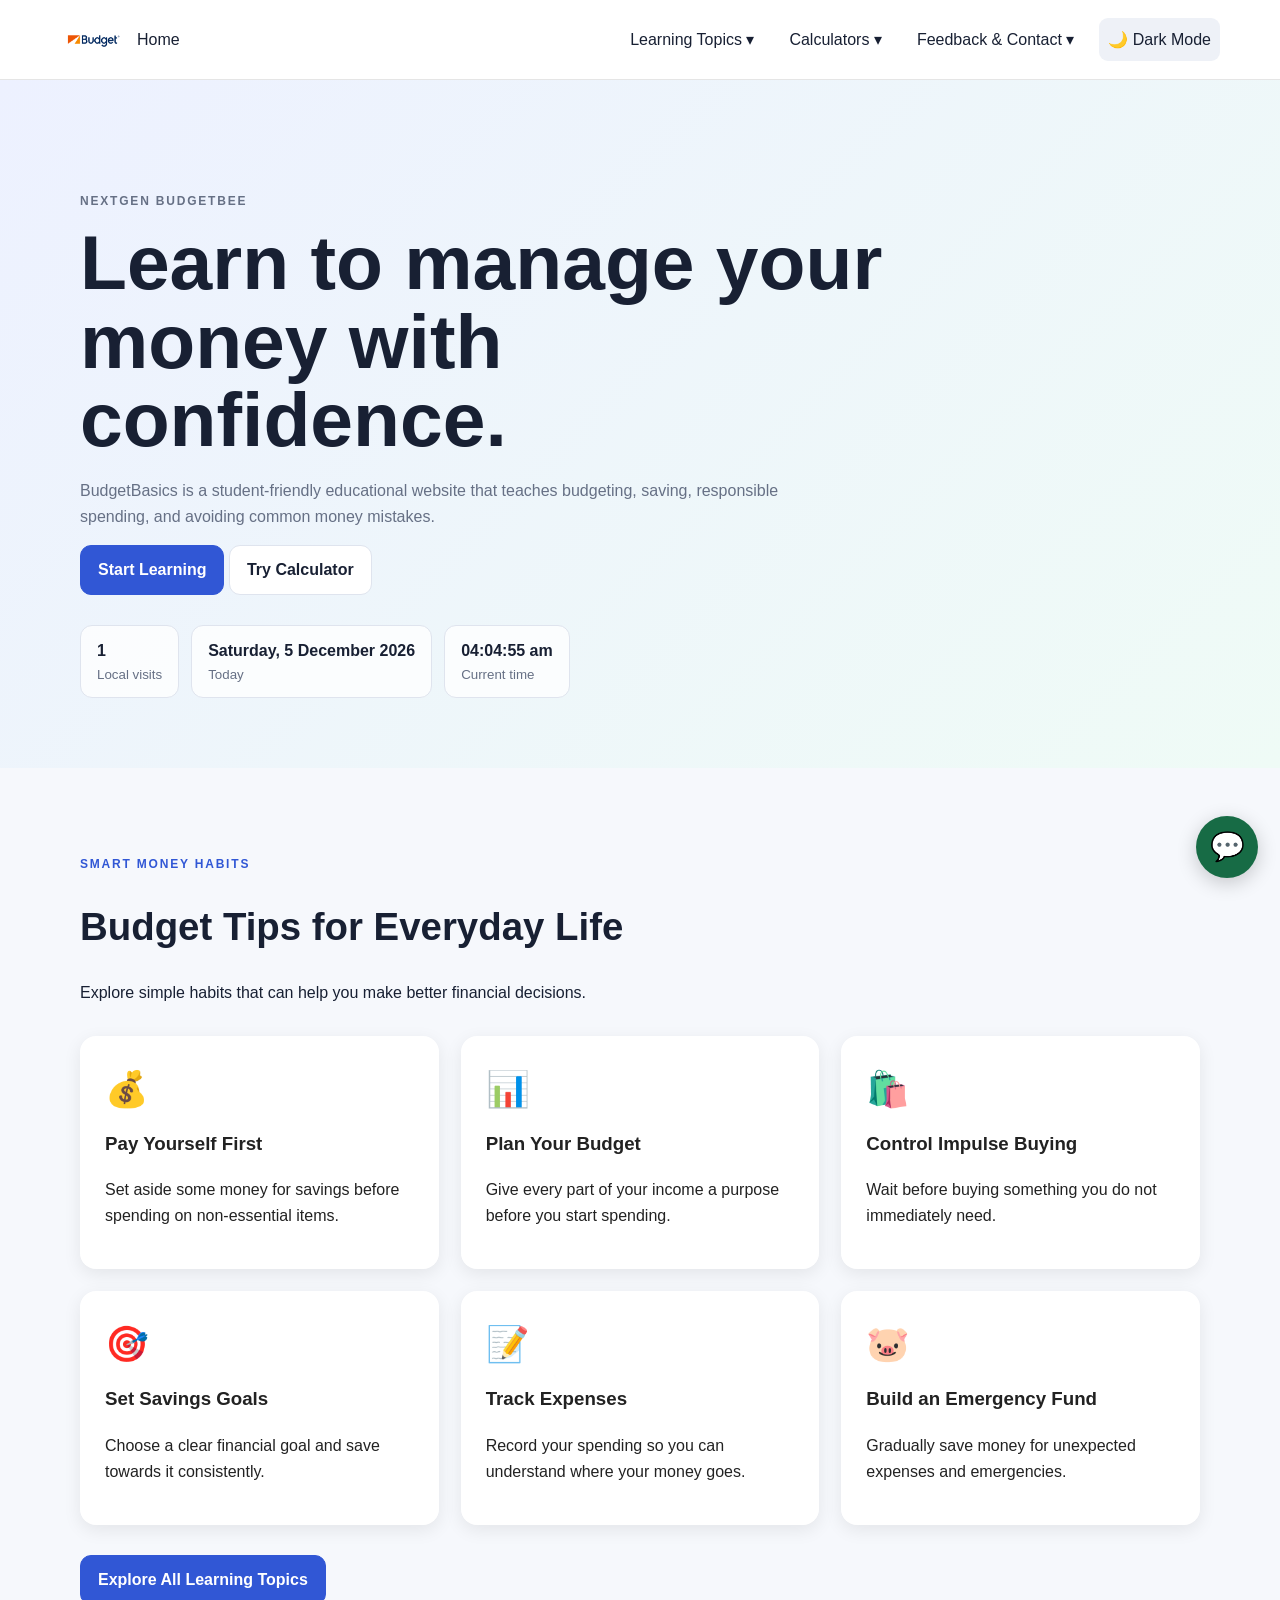
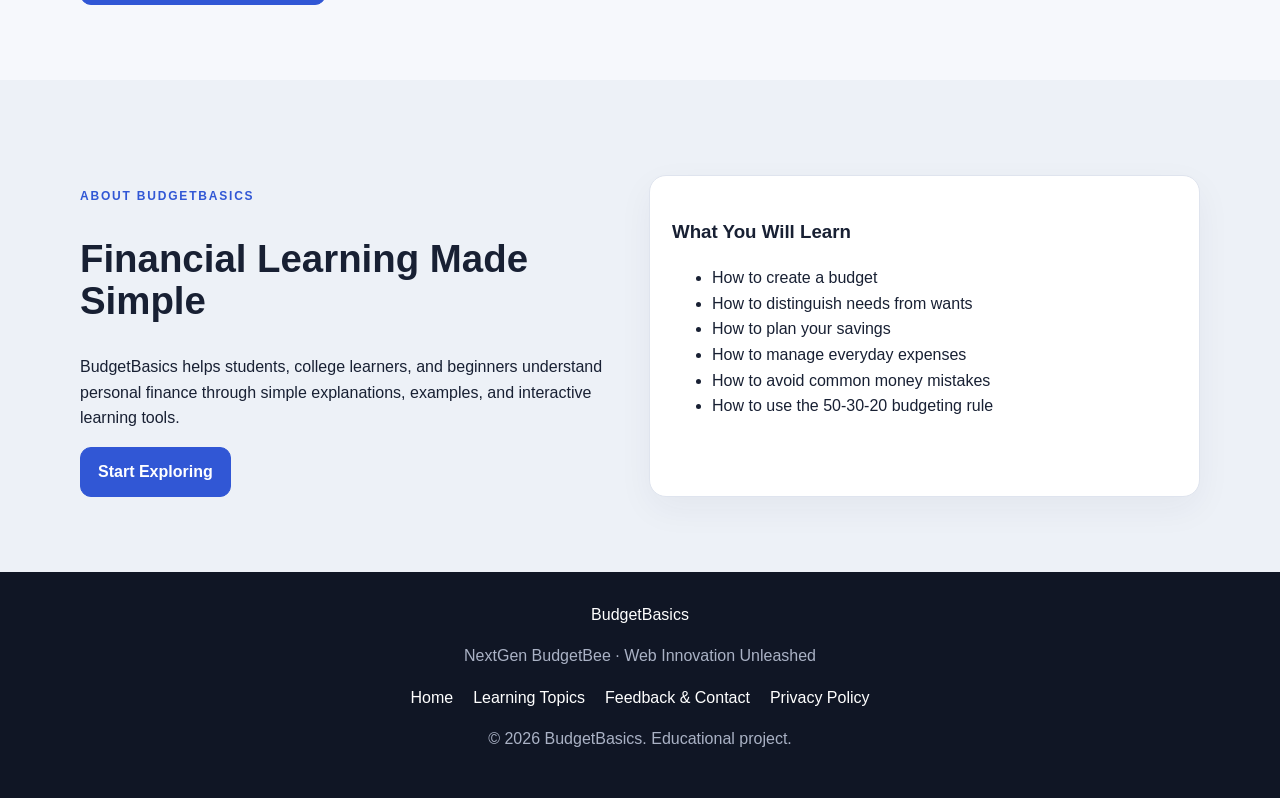
<file: index.html>
<!DOCTYPE html>
<html lang="en">

<head>
    <meta charset="UTF-8">
    <meta name="viewport" content="width=device-width, initial-scale=1.0">

    <title>BudgetBasics | NextGen BudgetBee</title>

    <meta name="description" content="BudgetBasics helps you learn personal budgeting, manage expenses, plan savings and make smarter money decisions with simple financial education and budgeting calculators.">
    <meta name="google-site-verification" content="_QfiQtJ15vCZRhdwNBtHNVzIe4gav3NvBQazymqOuLE" />

    <link rel="stylesheet" href="style.css">

    <link rel="icon" type="image/png" href="budget.png.png">
  
</head>

<body>

    <!-- HEADER AND NAVIGATION -->
    <header class="site-header">
        <nav class="navbar" aria-label="Main navigation">
            <div class="nav-left">
                <a href="index.html" class="logo-link" aria-label="BudgetBasics home">
                    <img src="budget.png.png" 
                     alt="BudgetBasics logo" 
                     class="site-logo"></a>

                <a href="index.html" class="home-link">Home</a>
            </div>

            <button id="menu" class="menu-toggle" type="button"
                    aria-label="Toggle navigation" aria-expanded="false">
                ☰
            </button>

            <div 
            id="nav" 
            class="nav-links">
                <div 
                class="dropdown">
                    <button 
                    type="button" 
                    class="dropdown-btn" 
                    id="learningBtn"
                    aria-expanded="false" 
                    aria-controls="learningMenu">Learning Topics ▾</button>

                    <div class="dropdown-menu" 
                    id="learningMenu">
                        <a href="budgetlearning.html#basics">Budgeting Basics</a>
                        <a href="budgetlearning.html#needs">Needs vs Wants</a>
                        <a href="budgetlearning.html#infographics">Infographics</a>
                        <a href="budgetlearning.html#rule">50-30-20 Rule</a>
                        <a href="budgetlearning.html#savings">Savings</a>
                        <a href="budgetlearning.html#expenses">Expenses</a>
                        <a href="budgetlearning.html#mistakes">Money Mistakes</a>
                        <a href="needs-wants.html">Understand Needs & Wants</a>
                    </div>
                </div>

                <div class="dropdown">
                    <button 
                    type="button" 
                    class="dropdown-btn" 
                    id="calculatorsBtn"
                    aria-expanded="false" 
                    aria-controls="calculatorsMenu">Calculators ▾ </button>

                    <div class="dropdown-menu" id="calculatorsMenu">
                        <a href="budgcalculators.html#budget-calculator">50-30-20 Calculator</a>
                        <a href="budgcalculators.html#expense-calculator">Expense Planner</a>
                    </div>
                </div>

                <div class="dropdown">
                    <button 
                    type="button"  
                    id="contactDropdownBtn"
                    aria-expanded="false" 
                    aria-controls="contactDropdown">Feedback &amp; Contact ▾ </button>

                    <div class="dropdown-menu" 
                    id="contactDropdown">
                        <a href="budgetfeedback.html#feedback">Feedback</a>
                        <a href="budgetfeedback.html#contact">Contact Us</a>
                    </div>
                </div>

                <button 
                id="dark" 
                type="button" 
                class="dark-btn">🌙 Dark Mode</button>
            </div>
        </nav>
    </header>

    <main>

        <!-- HOMEPAGE HERO SECTION -->
        <section id="home" class="hero">

            <div class="wrap">

                <p class="eyebrow">
                    NEXTGEN BUDGETBEE
                </p>

                <h1>
                    Learn to manage your money with confidence.
                </h1>

                <p>
                    BudgetBasics is a student-friendly educational
                    website that teaches budgeting, saving,
                    responsible spending, and avoiding common
                    money mistakes.
                </p>

                <div class="hero-buttons">

                    <a class="btn primary" href="budgetlearning.html">Start Learning</a>

                    <a class="btn" href="budgetlearning.html#rule">Try Calculator</a>

                </div>

                <!-- WEBSITE STATISTICS -->
                <div class="stats">

                    <div>
                        <b id="visits">1</b>
                        <small>Local visits</small>
                    </div>

                    <div>
                        <b id="date">--</b>
                        <small>Today</small>
                    </div>

                    <div>
                        <b id="time">--</b>
                        <small>Current time</small>
                    </div>

                </div>

            </div>

        </section>


        <!-- ANIMATED BUDGET TIPS -->
        <section id="budgetTips">

            <div class="wrap">

                <p class="eyebrow">SMART MONEY HABITS</p>

                <h2>Budget Tips for Everyday Life</h2>

                <p>
                    Explore simple habits that can help you
                    make better financial decisions.
                </p>

                <div class="tip-grid">

                    <article class="tip-card">

                        <div class="tip-icon">💰</div>

                        <h3>Pay Yourself First</h3>

                        <p>
                            Set aside some money for savings
                            before spending on non-essential items.
                        </p>

                    </article>


                    <article class="tip-card">

                        <div class="tip-icon">📊</div>

                        <h3>Plan Your Budget</h3>

                        <p>
                            Give every part of your income
                            a purpose before you start spending.
                        </p>

                    </article>


                    <article class="tip-card">

                        <div class="tip-icon">🛍️</div>

                        <h3>Control Impulse Buying</h3>

                        <p>
                            Wait before buying something you
                            do not immediately need.
                        </p>

                    </article>


                    <article class="tip-card">

                        <div class="tip-icon">🎯</div>

                        <h3>Set Savings Goals</h3>

                        <p>
                            Choose a clear financial goal
                            and save towards it consistently.
                        </p>

                    </article>


                    <article class="tip-card">

                        <div class="tip-icon">📝</div>

                        <h3>Track Expenses</h3>

                        <p>
                            Record your spending so you can
                            understand where your money goes.
                        </p>

                    </article>


                    <article class="tip-card">

                        <div class="tip-icon">🐷</div>

                        <h3>Build an Emergency Fund</h3>

                        <p>
                            Gradually save money for unexpected
                            expenses and emergencies.
                        </p>

                    </article>

                </div>

                <a href="budgetlearning.html" class="btn primary">Explore All Learning Topics</a>

            </div>

        </section>


        <!-- ABOUT SECTION -->
        <section 
        id="about" 
        class="alt">

            <div class="wrap two">

                <div>

                    <p class="eyebrow">ABOUT BUDGETBASICS</p>

                    <h2>Financial Learning Made Simple</h2>

                    <p>
                        BudgetBasics helps students, college
                        learners, and beginners understand
                        personal finance through simple
                        explanations, examples, and interactive
                        learning tools.
                    </p>

                    <a href="budgetlearning.html" class="btn primary">Start Exploring</a>

                </div>


                <div class="panel">

                    <h3>What You Will Learn</h3>

                    <ul>
                        <li>How to create a budget</li>
                        <li>How to distinguish needs from wants</li>
                        <li>How to plan your savings</li>
                        <li>How to manage everyday expenses</li>
                        <li>How to avoid common money mistakes</li>
                        <li>How to use the 50-30-20 budgeting rule</li>
                    </ul>

                </div>

            </div>

        </section>

    </main>


    <!-- FLOATING CHATBOT -->
    <div id="chatbotWidget" class="chatbot-widget">

        <button
            id="chatToggle"
            class="chat-toggle"
            aria-label="Open BudgetBee chatbot"
            aria-expanded="false"
        >
            💬
        </button>

        <div id="chatWindow" class="chat-window hidden">

            <div class="chat-header">

                <div>
                    <strong>BudgetBee AI</strong>
                    <small>Your budgeting assistant</small>
                </div>

                <button id="chatClose" aria-label="Close chatbot">
                    ✕
                </button>

            </div>


            <div id="chat" class="chat">

                <div class="bot">
                    Hi! Ask me about budgeting, saving,
                    needs, or avoiding overspending.
                </div>

            </div>


            <div class="prompts">

                <button class="prompt">
                    What is a need?
                </button>

                <button class="prompt">
                    How much should I save?
                </button>

                <button class="prompt">
                    How do I avoid overspending?
                </button>

            </div>


            <form id="chatForm" class="chatInput">

                <input
                    id="question"
                    type="text"
                    placeholder="Ask BudgetBee..."
                    autocomplete="off"
                    required
                >

                <button id="ask" class="btn primary" type="submit">
                    Send
                </button>

            </form>

            <small class="chat-note">
                Educational information only.
            </small>

        </div>

    </div>


    <!-- FOOTER -->
    <footer>

    <div class="wrap">

        <a class="footer-logo" href="index.html">
            BudgetBasics
        </a>

        <p>
            NextGen BudgetBee · Web Innovation Unleashed
        </p>

        <div class="footer-links">

            <a href="index.html">Home</a>

            <a href="budgetlearning.html">Learning Topics</a>

            <a href="budgetfeedback.html">Feedback & Contact</a>

            <a href="privacypolicy.html">Privacy Policy</a>

        </div>

        <p>
            © 2026 BudgetBasics. Educational project.
        </p>

    </div>

</footer>


    <!-- JAVASCRIPT -->
    <script src="script.js"></script>

</body>

</html>
</file>
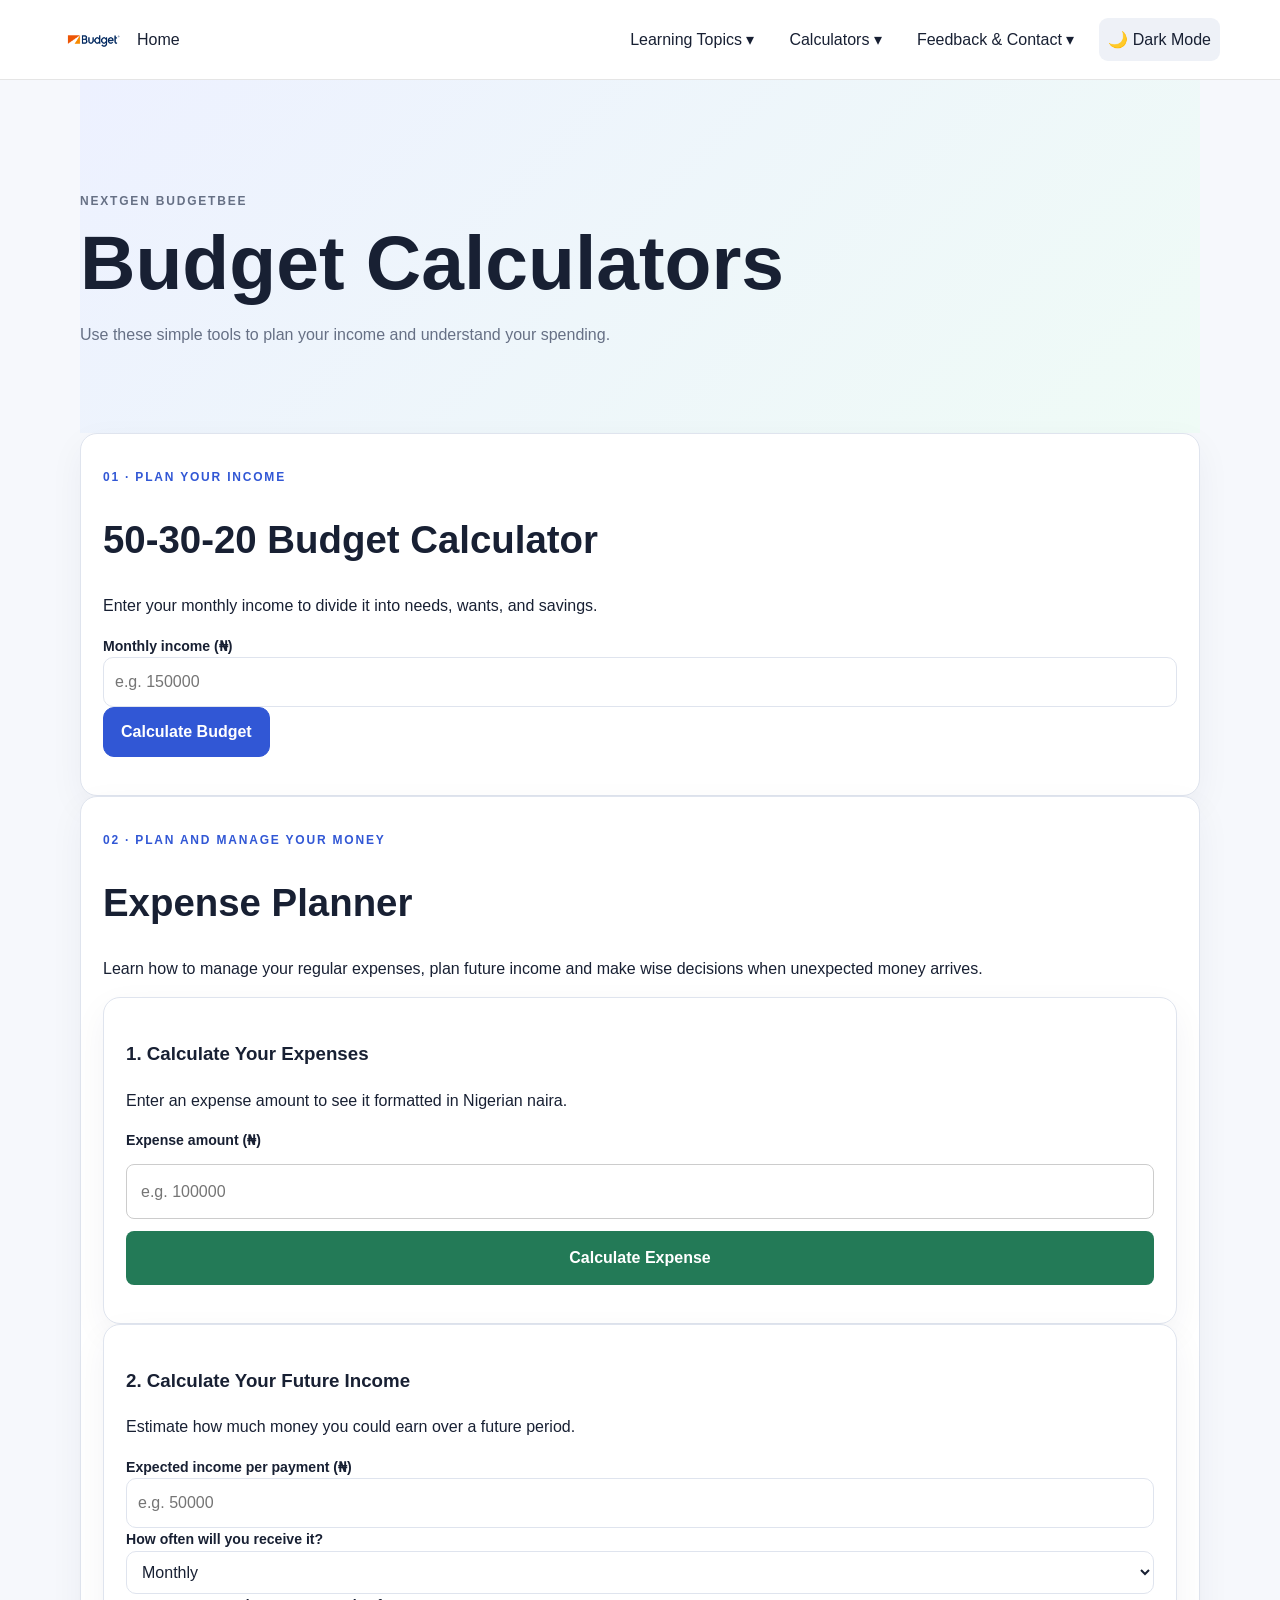
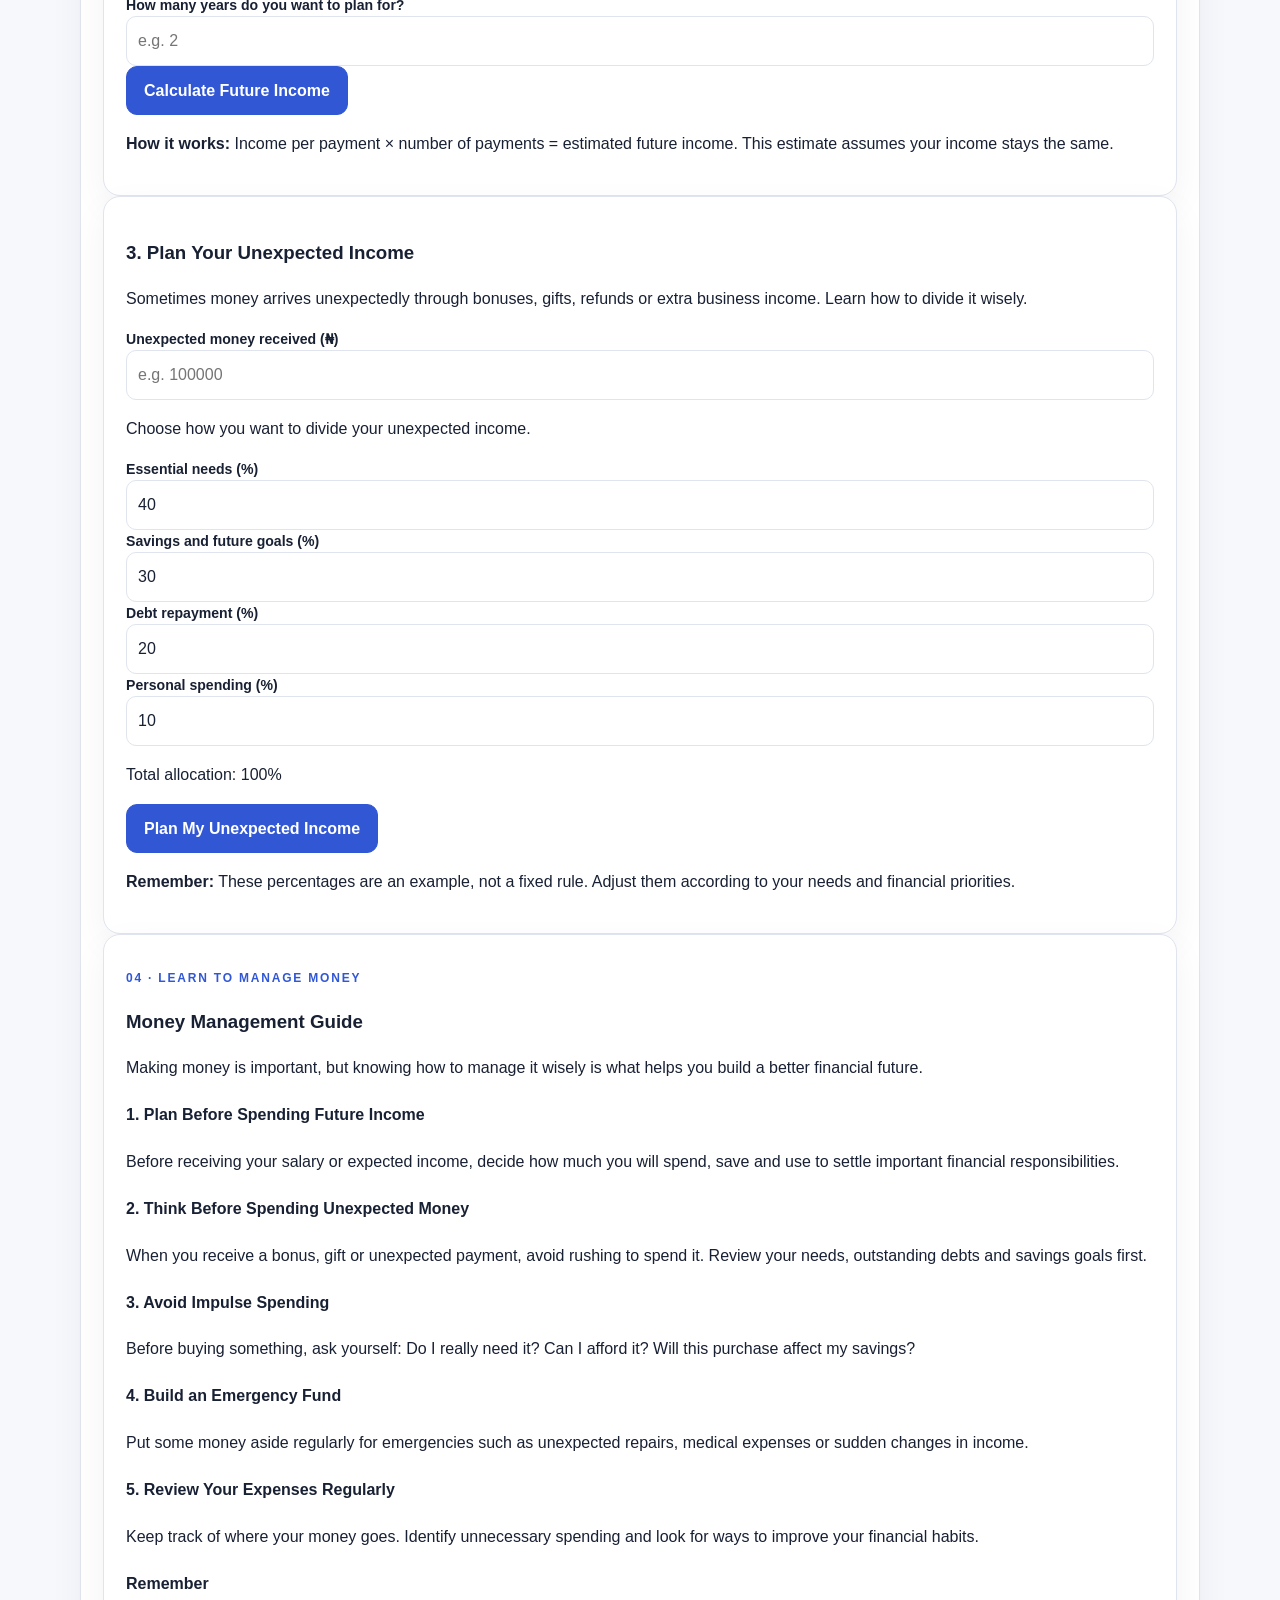
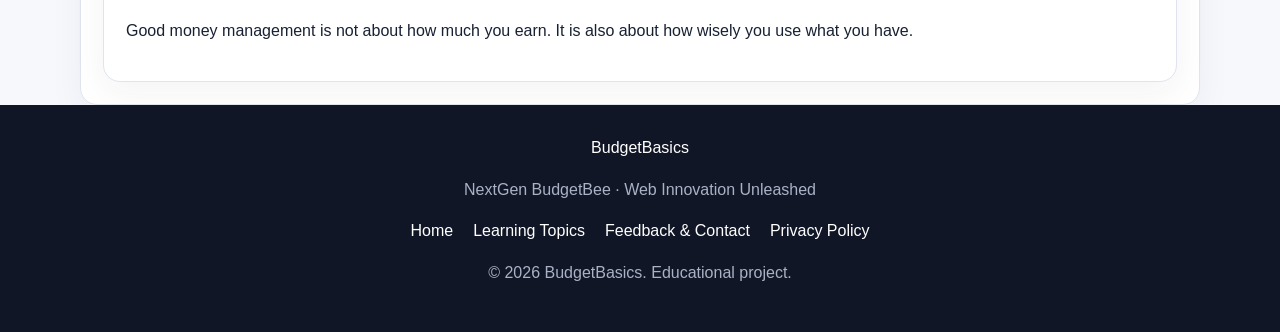
<file: budgcalculators.html>
<!DOCTYPE html>
<html lang="en">
<head>

    <meta charset="UTF-8">

    <meta name="viewport" content="width=device-width, initial-scale=1.0">

    <title>Budget Calculators | BudgetBasics</title>

    <meta name="description" content="Use BudgetBasics free budgeting calculators to divide your income, track expenses, plan future income and manage unexpected money wisely.">

    <link rel="stylesheet" href="style.css">

    <link rel="icon" type="image/png" href="budget.png.png">

</head>
<body>
    <!-- HEADER AND NAVIGATION -->
    <header class="site-header">
        <nav 
        class="navbar" 
        aria-label="Main navigation">
            <div class="nav-left">
                <a href="index.html" class="logo-link" aria-label="BudgetBasics home">
                    <img src="budget.png.png" 
                     class="site-logo"></a>
                <a href="index.html" class="home-link">Home</a>
            </div>

            <button id="menu" 
            class="menu-toggle" 
            type="button"
            aria-label="Toggle navigation" 
            aria-expanded="false">
                ☰
            </button>

            <div id="nav" 
            class="nav-links">
                <div class="dropdown">
                    <button 
                    type="button" 
                    class="dropdown-btn" 
                    id="learningBtn"
                    aria-expanded="false" 
                    aria-controls="learningMenu">Learning Topics ▾</button>

                    <div class="dropdown-menu" id="learningMenu">
                        <a href="budgetlearning.html#basics">Budgeting Basics</a>
                        <a href="budgetlearning.html#needs">Needs vs Wants</a>
                        <a href="budgetlearning.html#infographics">Infographics</a>
                        <a href="budgetlearning.html#rule">50-30-20 Rule</a>
                        <a href="budgetlearning.html#savings">Savings</a>
                        <a href="budgetlearning.html#expenses">Expenses</a>
                        <a href="budgetlearning.html#mistakes">Money Mistakes</a>
                    </div>
                </div>

                <div class="dropdown">
                    <button 
                    type="button" 
                    class="dropdown-btn" 
                    id="calculatorsBtn"
                    aria-expanded="false" 
                    aria-controls="calculatorsMenu">Calculators ▾</button>

                    <div class="dropdown-menu" 
                    id="calculatorsMenu">
                        <a href="budgcalculators.html#budget-calculator">50-30-20 Calculator</a>
                        <a href="budgcalculators.html#expense-calculator">Expense Planner</a>
                    </div>
                </div>

                <div class="dropdown">
                    <button type="button" 
                            id="contactDropdownBtn"
                            aria-expanded="false" 
                            aria-controls="contactDropdown">Feedback &amp; Contact ▾</button>
                    <div class="dropdown-menu" id="contactDropdown">
                        <a href="budgetfeedback.html#feedback">Feedback</a>
                        <a href="budgetfeedback.html#contact">Contact Us</a>
                    </div>
                </div>

                <button id="dark" type="button" class="dark-btn">🌙 Dark Mode</button>
            </div>
        </nav>
    </header>
    <main class="wrap calculators-page">
        <section class="hero">
            <p class="eyebrow">NEXTGEN BUDGETBEE</p>
            <h1>Budget Calculators</h1>
            <p>Use these simple tools to plan your income and understand your spending.</p>
        </section>

        <section id="budget-calculator" class="panel calculator-section">
            
            <p class="eyebrow">01 · PLAN YOUR INCOME</p>
            <h2>50-30-20 Budget Calculator</h2>
            <p>Enter your monthly income to divide it into needs, wants, and savings.</p>

            <label for="monthlyIncome">Monthly income (₦)</label>
            <input type="number" id="monthlyIncome" min="0" step="any"
                   placeholder="e.g. 150000" inputmode="decimal">
            <button type="button" class="btn primary" id="calculateBudget">Calculate Budget</button>
            <p id="budgetError" role="alert"></p>

            <div id="budgetResults" aria-live="polite" hidden>
                <h3>Your 50-30-20 Breakdown</h3>
                <p>Total monthly income: <strong id="totalIncome">₦0</strong></p>
                <p>Needs (50%): <strong id="needsAmount">₦0</strong></p>
                <p>Wants (30%): <strong id="wantsAmount">₦0</strong></p>
                <p>Savings or debt repayment (20%): <strong id="savingsAmount">₦0</strong></p>
            </div>
        </section>

       <section id="expense-calculator" class="panel calculator-section">

    <p class="eyebrow">02 · PLAN AND MANAGE YOUR MONEY</p>
    <h2>Expense Planner</h2>

    <p>
        Learn how to manage your regular expenses, plan future income
        and make wise decisions when unexpected money arrives.
    </p>

    <!-- EXISTING EXPENSE CALCULATOR -->

    <div class="panel">
        <h3>1. Calculate Your Expenses</h3>

        <p>Enter an expense amount to see it formatted in Nigerian naira.</p>

        <form id="expenseForm">
            <label for="expenseAmount">Expense amount (₦)</label>

            <input type="number" id="expenseAmount"
                   placeholder="e.g. 100000"
                   min="0" step="any"
                   inputmode="decimal" required>

            <button type="submit" class="btn primary">
                Calculate Expense
            </button>
        </form>

        <p id="expenseError" role="alert"></p>

        <div id="expenseResult" aria-live="polite" hidden>
            <h3>Expense Result</h3>
            <p>Your entered expense is:</p>
            <strong id="expenseTotal">₦0</strong>
        </div>
    </div>


    <!-- FUTURE INCOME CALCULATOR -->

    <div class="panel">
        <h3>2. Calculate Your Future Income</h3>

        <p>
            Estimate how much money you could earn over a future period.
        </p>

        <label for="futureAmount">Expected income per payment (₦)</label>
        <input type="number" id="futureAmount"
               placeholder="e.g. 50000" min="0" step="any">

        <label for="incomeFrequency">How often will you receive it?</label>
        <select id="incomeFrequency">
            <option value="weekly">Weekly</option>
            <option value="monthly" selected>Monthly</option>
            <option value="yearly">Yearly</option>
        </select>

        <label for="futureYears">How many years do you want to plan for?</label>
        <input type="number" id="futureYears"
               placeholder="e.g. 2" min="1" step="1">

        <button type="button" class="btn primary" id="calculateFuture">
            Calculate Future Income
        </button>

        <p id="futureError" role="alert"></p>

        <div id="futureResult" aria-live="polite" hidden>
            <h3>Your Future Income Estimate</h3>
            <p>Total expected income:</p>
            <strong id="futureTotal">₦0</strong>
        </div>

        <p>
            <strong>How it works:</strong>
            Income per payment × number of payments = estimated future income.
            This estimate assumes your income stays the same.
        </p>
    </div>


    <!-- UNEXPECTED INCOME PLANNER -->

    <div class="panel">
        <h3>3. Plan Your Unexpected Income</h3>

        <p>
            Sometimes money arrives unexpectedly through bonuses,
            gifts, refunds or extra business income.
            Learn how to divide it wisely.
        </p>

        <label for="unexpectedAmount">Unexpected money received (₦)</label>
        <input type="number" id="unexpectedAmount"
               placeholder="e.g. 100000" min="0" step="any">

        <p>Choose how you want to divide your unexpected income.</p>

<label for="needsPercent">Essential needs (%)</label>
<input type="number" id="needsPercent" value="40" min="0" max="100">

<label for="savingsPercent">Savings and future goals (%)</label>
<input type="number" id="savingsPercent" value="30" min="0" max="100">

<label for="debtPercent">Debt repayment (%)</label>
<input type="number" id="debtPercent" value="20" min="0" max="100">

<label for="personalPercent">Personal spending (%)</label>
<input type="number" id="personalPercent" value="10" min="0" max="100">

<p id="percentageTotal">Total allocation: 100%</p>

        <button type="button" class="btn primary" id="calculateUnexpected">
            Plan My Unexpected Income
        </button>

        <p id="unexpectedError" role="alert"></p>

        <div id="unexpectedResult" aria-live="polite" hidden>
            <h3>Your Money Breakdown</h3>

            <p>Essential needs (40%):
                <strong id="unexpectedNeeds">₦0</strong>
            </p>

            <p>Savings and goals (30%):
                <strong id="unexpectedSavings">₦0</strong>
            </p>

            <p>Debt repayment (20%):
                <strong id="unexpectedDebt">₦0</strong>
            </p>

            <p>Personal spending (10%):
                <strong id="unexpectedPersonal">₦0</strong>
            </p>
        </div>

        <p>
            <strong>Remember:</strong>
            These percentages are an example, not a fixed rule.
            Adjust them according to your needs and financial priorities.
        </p>
    </div>
    <!-- MONEY MANAGEMENT GUIDE -->

<div class="panel">

    <p class="eyebrow">04 · LEARN TO MANAGE MONEY</p>

    <h3>Money Management Guide</h3>

    <p>
        Making money is important, but knowing how to manage
        it wisely is what helps you build a better financial future.
    </p>

    <h4>1. Plan Before Spending Future Income</h4>

    <p>
        Before receiving your salary or expected income,
        decide how much you will spend, save and use to
        settle important financial responsibilities.
    </p>

    <h4>2. Think Before Spending Unexpected Money</h4>

    <p>
        When you receive a bonus, gift or unexpected payment,
        avoid rushing to spend it. Review your needs,
        outstanding debts and savings goals first.
    </p>

    <h4>3. Avoid Impulse Spending</h4>

    <p>
        Before buying something, ask yourself:
        Do I really need it? Can I afford it?
        Will this purchase affect my savings?
    </p>

    <h4>4. Build an Emergency Fund</h4>

    <p>
        Put some money aside regularly for emergencies
        such as unexpected repairs, medical expenses
        or sudden changes in income.
    </p>

    <h4>5. Review Your Expenses Regularly</h4>

    <p>
        Keep track of where your money goes.
        Identify unnecessary spending and look for
        ways to improve your financial habits.
    </p>

    <h4>Remember</h4>

    <p>
        Good money management is not about how much
        you earn. It is also about how wisely you use
        what you have.
    </p>

</div>

</section>
    </main>

    <footer>
        <div class="wrap">
            <a class="footer-logo" href="index.html">BudgetBasics</a>
            <p>NextGen BudgetBee · Web Innovation Unleashed</p>
            <div class="footer-links">
                <a href="index.html">Home</a>
                <a href="budgetlearning.html">Learning Topics</a>
                <a href="budgetfeedback.html">Feedback &amp; Contact</a>
                <a href="privacypolicy.html">Privacy Policy</a>
            </div>
            <p>© 2026 BudgetBasics. Educational project.</p>
        </div>
    </footer>

    <script src="script.js"></script>
</body>
</html>
</file>
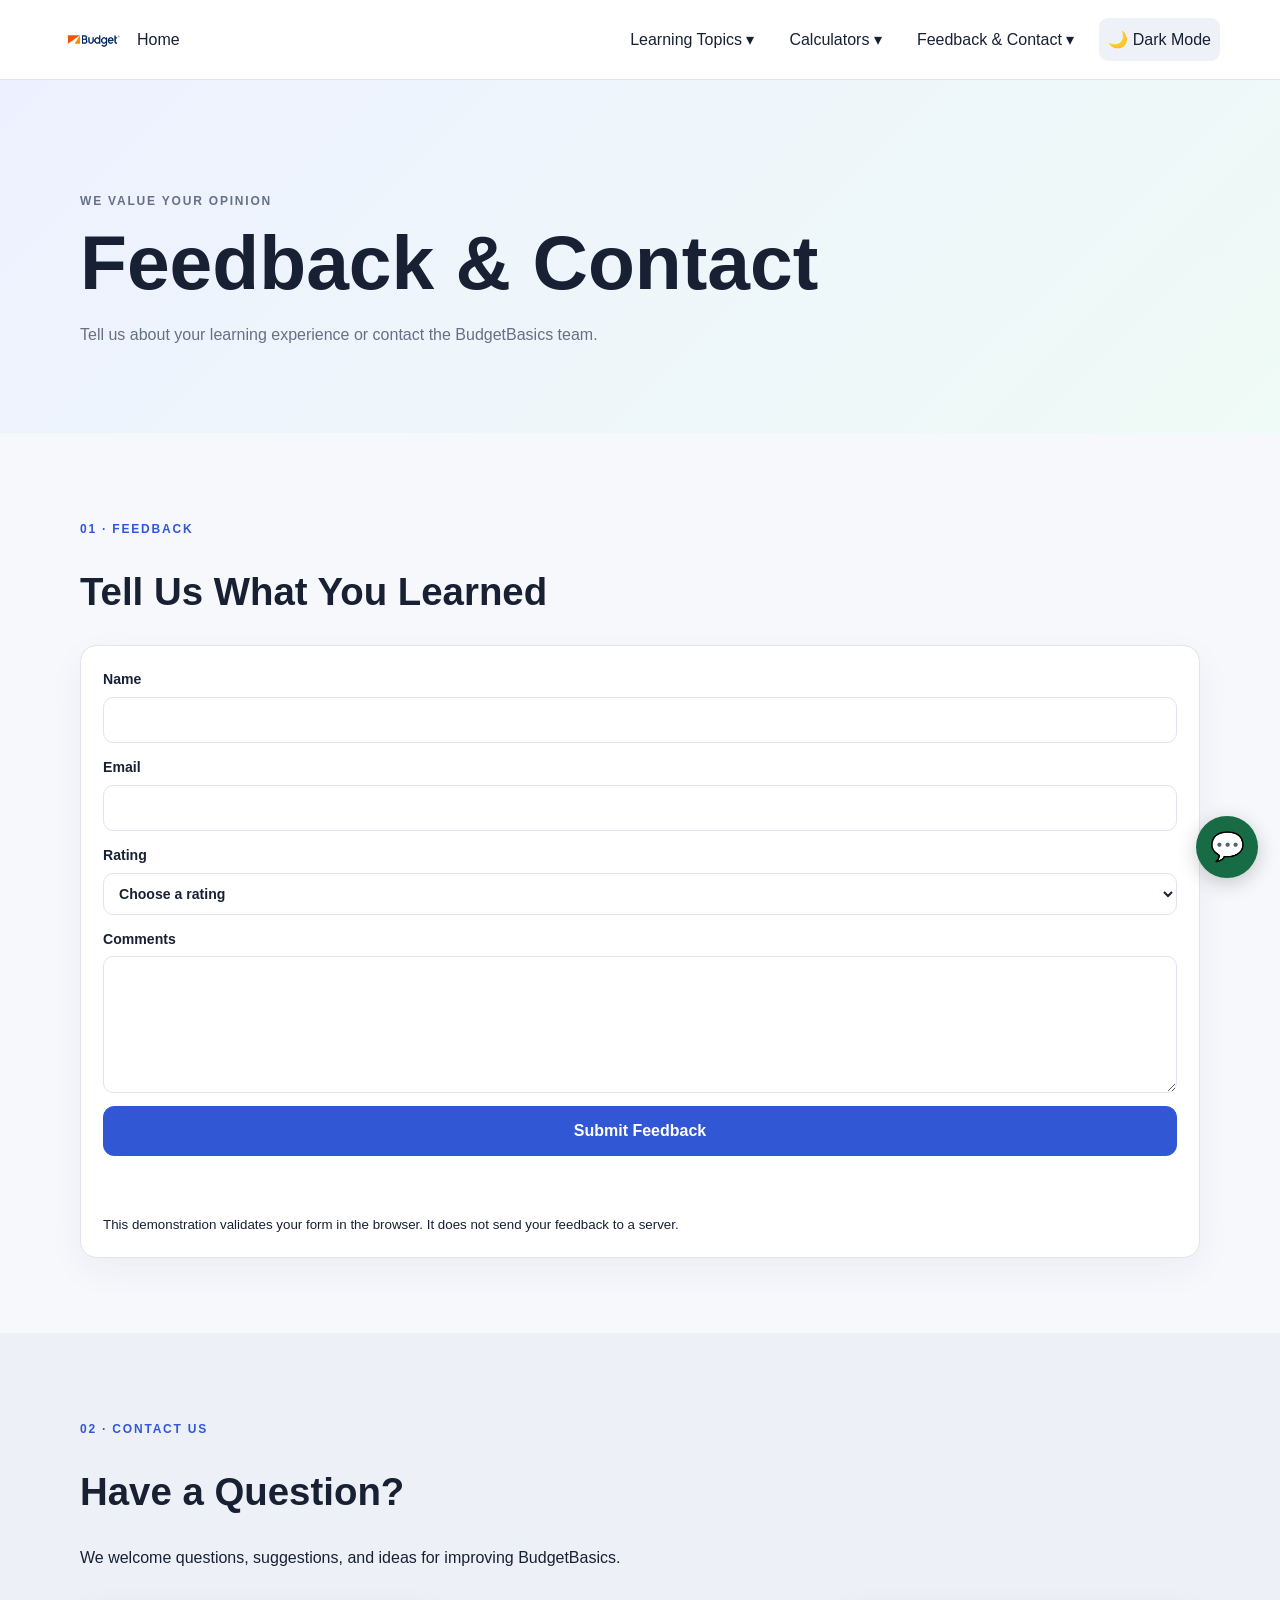
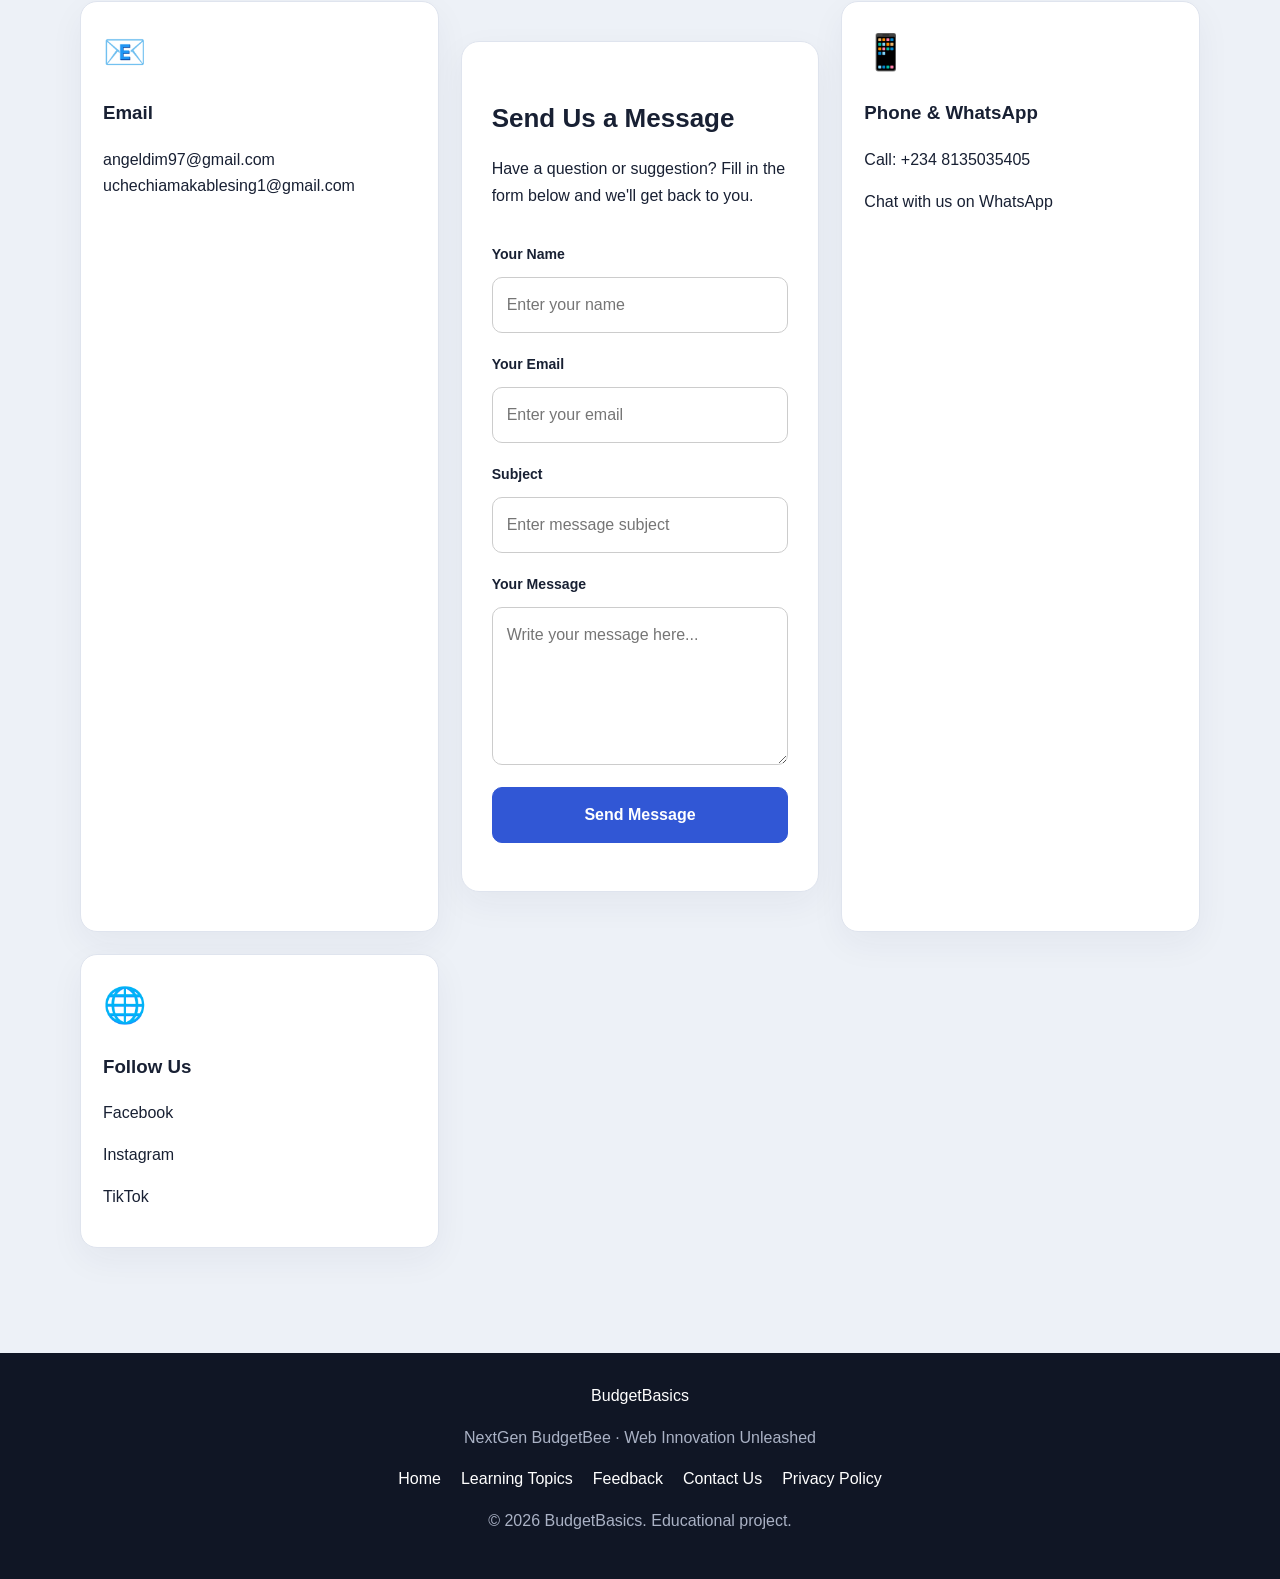
<file: budgetfeedback.html>
<!DOCTYPE html>
<html lang="en">

<head>

    <meta charset="UTF-8">

    <meta name="viewport" content="width=device-width, initial-scale=1.0">

    <title>Feedback & Contact | BudgetBasics</title>

    <meta name="description" content="Contact BudgetBasics, share your feedback, ask questions and get assistance with budgeting, saving money and managing expenses.">

    <link rel="stylesheet" href="style.css">

    <link rel="icon" type="image/png" href="budget.png.png">

</head>

<body>

    <!-- HEADER -->

          
    <header class="site-header">
    <nav class="navbar">

        <!-- Logo and Home on the left -->
        <div class="nav-left">
            <a href="index.html" class="logo-link">
                <img
                    src="budget.png.png"
                    alt="BudgetBasics Logo"
                    class="site-logo"
                >
            </a>

            <a href="index.html" class="home-link">Home</a>
        </div>


                <!-- HEADER AND NAVIGATION -->

        <button id="menu" class="menu-toggle" type="button"
                    aria-label="Toggle navigation" aria-expanded="false">
                ☰
            </button>

            <div id="nav" class="nav-links">
                <div class="dropdown">
                    <button type="button" class="dropdown-btn" id="learningBtn"
                            aria-expanded="false" aria-controls="learningMenu">
                        Learning Topics ▾
                    </button>
                    <div class="dropdown-menu" id="learningMenu">
                        <a href="budgetlearning.html#basics">Budgeting Basics</a>
                        <a href="budgetlearning.html#needs">Needs vs Wants</a>
                        <a href="budgetlearning.html#infographics">Infographics</a>
                        <a href="budgetlearning.html#rule">50-30-20 Rule</a>
                        <a href="budgetlearning.html#savings">Savings</a>
                        <a href="budgetlearning.html#expenses">Expenses</a>
                        <a href="budgetlearning.html#mistakes">Money Mistakes</a>
                    </div>
                </div>

                <div class="dropdown">
                    <button type="button" class="dropdown-btn" id="calculatorsBtn"
                            aria-expanded="false" aria-controls="calculatorsMenu">
                        Calculators ▾
                    </button>
                    <div class="dropdown-menu" id="calculatorsMenu">
                        <a href="budgcalculators.html#budget-calculator">50-30-20 Calculator</a>
                        <a href="budgcalculators.html#expense-calculator">Expense Planner</a>
                    </div>
                </div>

                <div class="dropdown">
                    <button type="button" class="dropdown-btn" id="contactDropdownBtn"
                            aria-expanded="false" aria-controls="contactDropdown">
                        Feedback &amp; Contact ▾
                    </button>
                    <div class="dropdown-menu" id="contactDropdown">
                        <a href="budgetfeedback.html#feedback">Feedback</a>
                        <a href="budgetfeedback.html#contact">Contact Us</a>
                    </div>
                </div>

                <button id="dark" type="button" class="dark-btn">🌙 Dark Mode</button>
            </div>
        </nav>
    </header>

    


    <main>

        <!-- PAGE INTRODUCTION -->

        <section class="hero">

            <div class="wrap">

                <p class="eyebrow">WE VALUE YOUR OPINION</p>

                <h1>Feedback & Contact</h1>

                <p>
                    Tell us about your learning experience
                    or contact the BudgetBasics team.
                </p>

            </div>

        </section>


        <!-- FEEDBACK FORM -->

        <section id="feedback">

            <div class="wrap">

                <p class="eyebrow">01 · FEEDBACK</p>

                <h2>Tell Us What You Learned</h2>

                <form id="feedbackForm" class="panel form">

                    <label>
                        Name

                        <input id="fname" name="name" required>
                    </label>


                    <label>
                        Email

                        <input
                            id="femail"
                            name="email"
                            type="email"
                            required
                        >
                    </label>


                    <label>
                        Rating

                        <select id="rating" name="rating" required>

                            <option value="">Choose a rating</option>

                            <option value="5">5 - Excellent</option>

                            <option value="4">4 - Very good</option>

                            <option value="3">3 - Good</option>

                            <option value="2">2 - Fair</option>

                            <option value="1">1 - Needs improvement</option>

                        </select>

                    </label>


                    <label>
                        Comments

                        <textarea
                            id="comments"
                            name="comments"
                            rows="5"
                            required
                        ></textarea>
                    </label>


                    <button class="btn primary" type="submit">
                        Submit Feedback
                    </button>


                    <p id="feedbackMsg"></p>

                    <small>
                        This demonstration validates your form
                        in the browser. It does not send your
                        feedback to a server.
                    </small>

                </form>

            </div>

        </section>


        <!-- CONTACT INFORMATION -->

        <section id="contact" class="alt">

            <div class="wrap">

                <p class="eyebrow">02 · CONTACT US</p>

                <h2>Have a Question?</h2>

                <p>
                    We welcome questions, suggestions,
                    and ideas for improving BudgetBasics.
                </p>


                <div class="contact-grid">

                    <div class="panel">

                        <div class="tip-icon">📧</div>

                        <h3>Email</h3>

                        <a href="https://mail.google.com/mail/?view=cm&fs=1&to=angeldim97@gmail.com"
         target="_blank"
         rel="noopener noreferrer">
         angeldim97@gmail.com
</a>

                       <a href="https://mail.google.com/mail/?view=cm&fs=1&to=uchechiamakablesing1@gmail.com"
         target="_blank"
         rel="noopener noreferrer">
         uchechiamakablesing1@gmail.com
</a>
                    </div>
        <!-- SEND US A MESSAGE -->

<div class="panel message-form">

    <h3>Send Us a Message</h3>

    <p>
        Have a question or suggestion?
        Fill in the form below and we'll get back to you.
    </p>

    <form id="contactForm"
      action="https://formsubmit.co/angeldim97@gmail.com"
      method="POST">

    <input type="hidden" name="_subject"
           value="New BudgetBasics Website Message">

    <input type="hidden" name="_template" value="table">

    <label for="visitorName">Your Name</label>
    <input type="text" id="visitorName"
           name="name"
           placeholder="Enter your name" required>

    <label for="visitorEmail">Your Email</label>
    <input type="email" id="visitorEmail"
           name="email"
           placeholder="Enter your email" required>

    <label for="messageSubject">Subject</label>
    <input type="text" id="messageSubject"
           name="subject"
           placeholder="Enter message subject" required>

    <label for="visitorMessage">Your Message</label>
    <textarea id="visitorMessage"
              name="message"
              rows="5"
              placeholder="Write your message here..."
              required></textarea>

    <button type="submit" class="btn primary">
        Send Message
    </button>

</form>
<p id="formStatus" role="status" aria-live="polite"></p>

</div>


              <div class="panel">

    <div class="tip-icon">📱</div>

    <h3>Phone & WhatsApp</h3>

    <p>
        <a href="tel:+2348135035405">
            Call: +234 8135035405
        </a>
    </p>

    <p>
        <a href="https://wa.me/2348135035405"
           target="_blank"
           rel="noopener noreferrer">
            Chat with us on WhatsApp
        </a>
    </p>

</div>


            <div class="panel">

    <div class="tip-icon">🌐</div>

    <h3>Follow Us</h3>

    <p>
        <a href="https://www.facebook.com/Ejiscomics"
           target="_blank"
           rel="noopener noreferrer">
            Facebook
        </a>
    </p>

    <p>
    <a href="https://www.instagram.com/stylishinn1/"
       target="_blank"
       rel="noopener noreferrer">
        Instagram
    </a>
</p>

    <p>
    <a href="https://www.tiktok.com/@stylishinn1"
       target="_blank"
       rel="noopener noreferrer">
        TikTok
    </a>
</p>

</div>
                </div>

            </div>

        </section>

    </main>


    <!-- FLOATING CHATBOT -->

    <div id="chatbotWidget" class="chatbot-widget">

        <button
            id="chatToggle"
            class="chat-toggle"
            aria-label="Open BudgetBee chatbot"
            aria-expanded="false"
        >
            💬
        </button>

        <div id="chatWindow" class="chat-window hidden">

            <div class="chat-header">

                <div>
                    <strong>BudgetBee AI</strong>
                    <small>Your budgeting assistant</small>
                </div>

                <button id="chatClose" aria-label="Close chatbot">
                    ✕
                </button>

            </div>

            <div id="chat" class="chat">

                <div class="bot">
                    Hi! Ask me about budgeting, saving,
                    needs, or avoiding overspending.
                </div>

            </div>

            <div class="prompts">

                <button class="prompt">What is a need?</button>

                <button class="prompt">How much should I save?</button>

                <button class="prompt">
                    How do I avoid overspending?
                </button>

            </div>

            <form id="chatForm" class="chatInput">

                <input
                    id="question"
                    type="text"
                    placeholder="Ask BudgetBee..."
                    autocomplete="off"
                    required
                >

                <button id="ask" class="btn primary" type="submit">
                    Send
                </button>

            </form>

            <small class="chat-note">
                Educational information only.
            </small>

        </div>

    </div>


    <!-- FOOTER -->

    <footer>

        <div class="wrap">

            <a class="footer-logo" href="index.html">
                BudgetBasics
            </a>

            <p>NextGen BudgetBee · Web Innovation Unleashed</p>

            <div class="footer-links">

                <a href="index.html">Home</a>

                <a href="budgetlearning.html">Learning Topics</a>

                <a href="#feedback">Feedback</a>

                <a href="#contact">Contact Us</a>
                <a href="privacypolicy.html">Privacy Policy</a>

            </div>

            <p>© 2026 BudgetBasics. Educational project.</p>

        </div>

    </footer>


    <script src="script.js"></script>

</body>

</html>
</file>
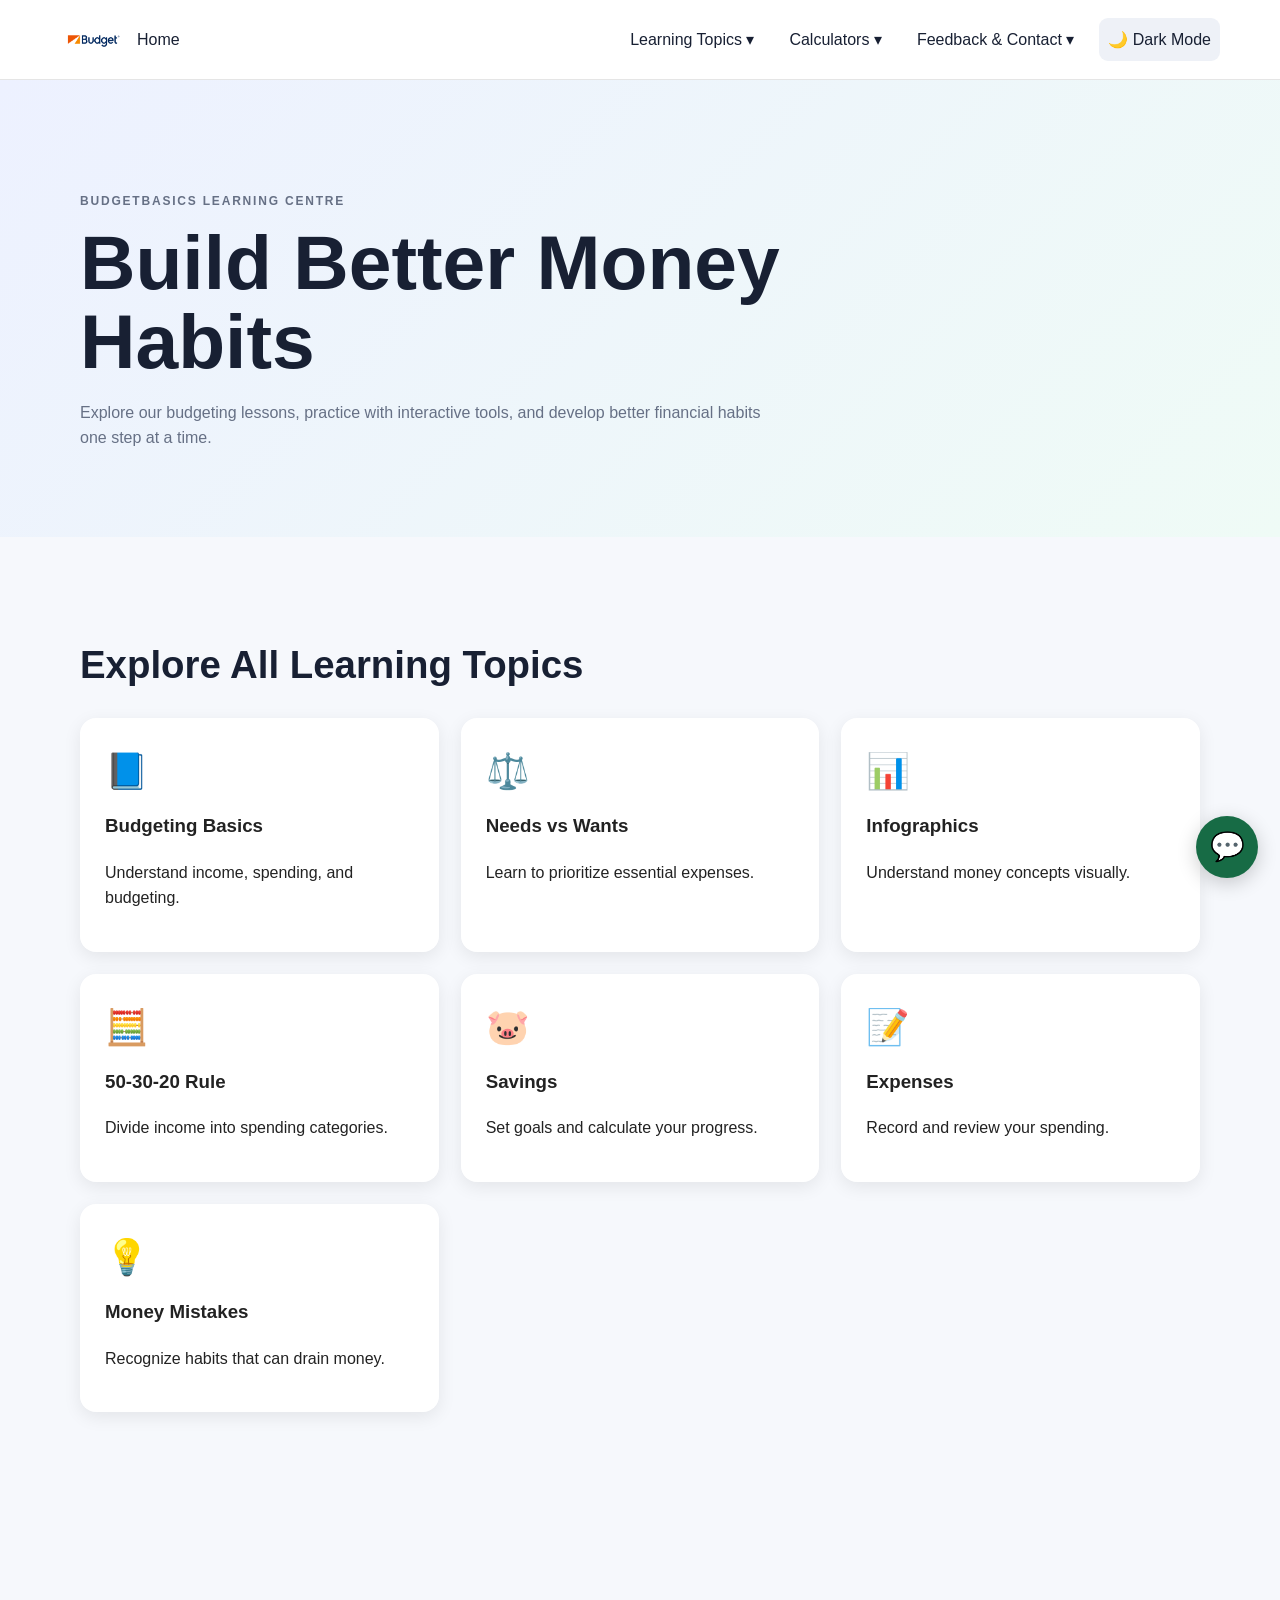
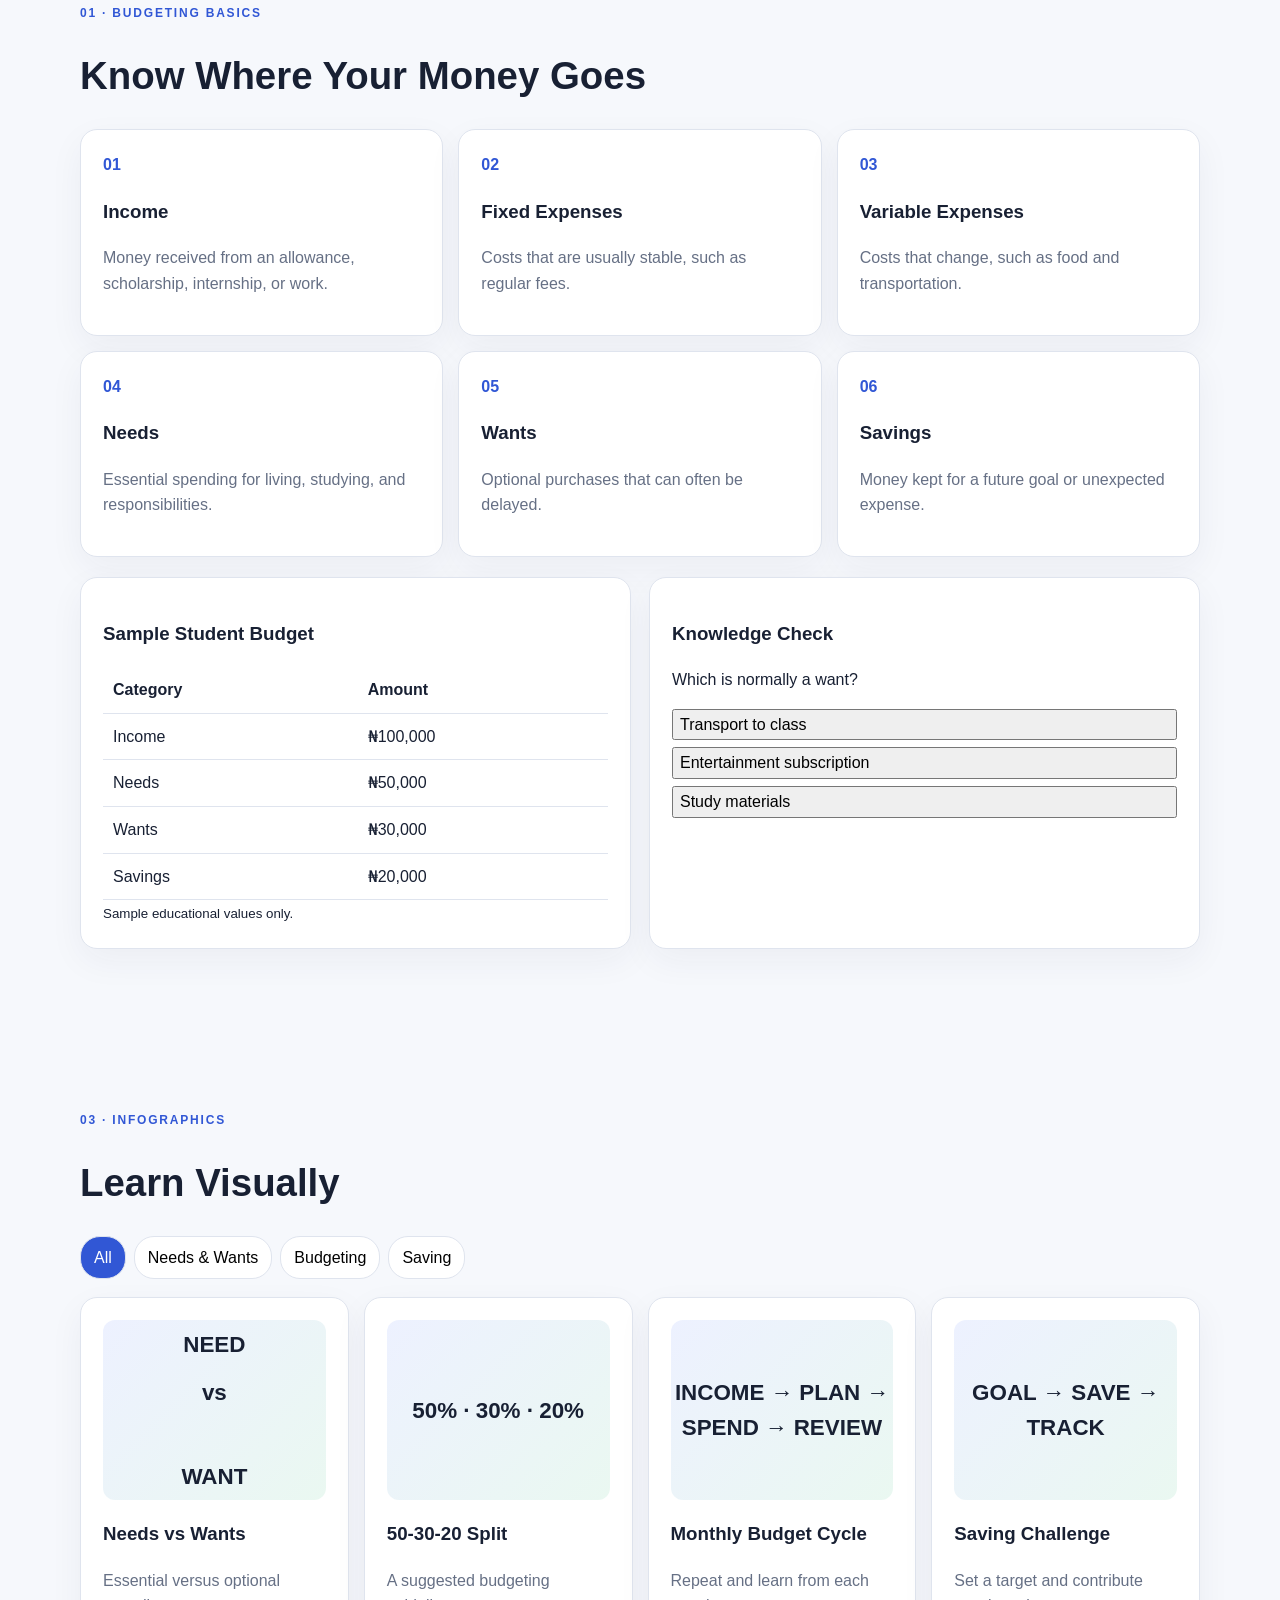
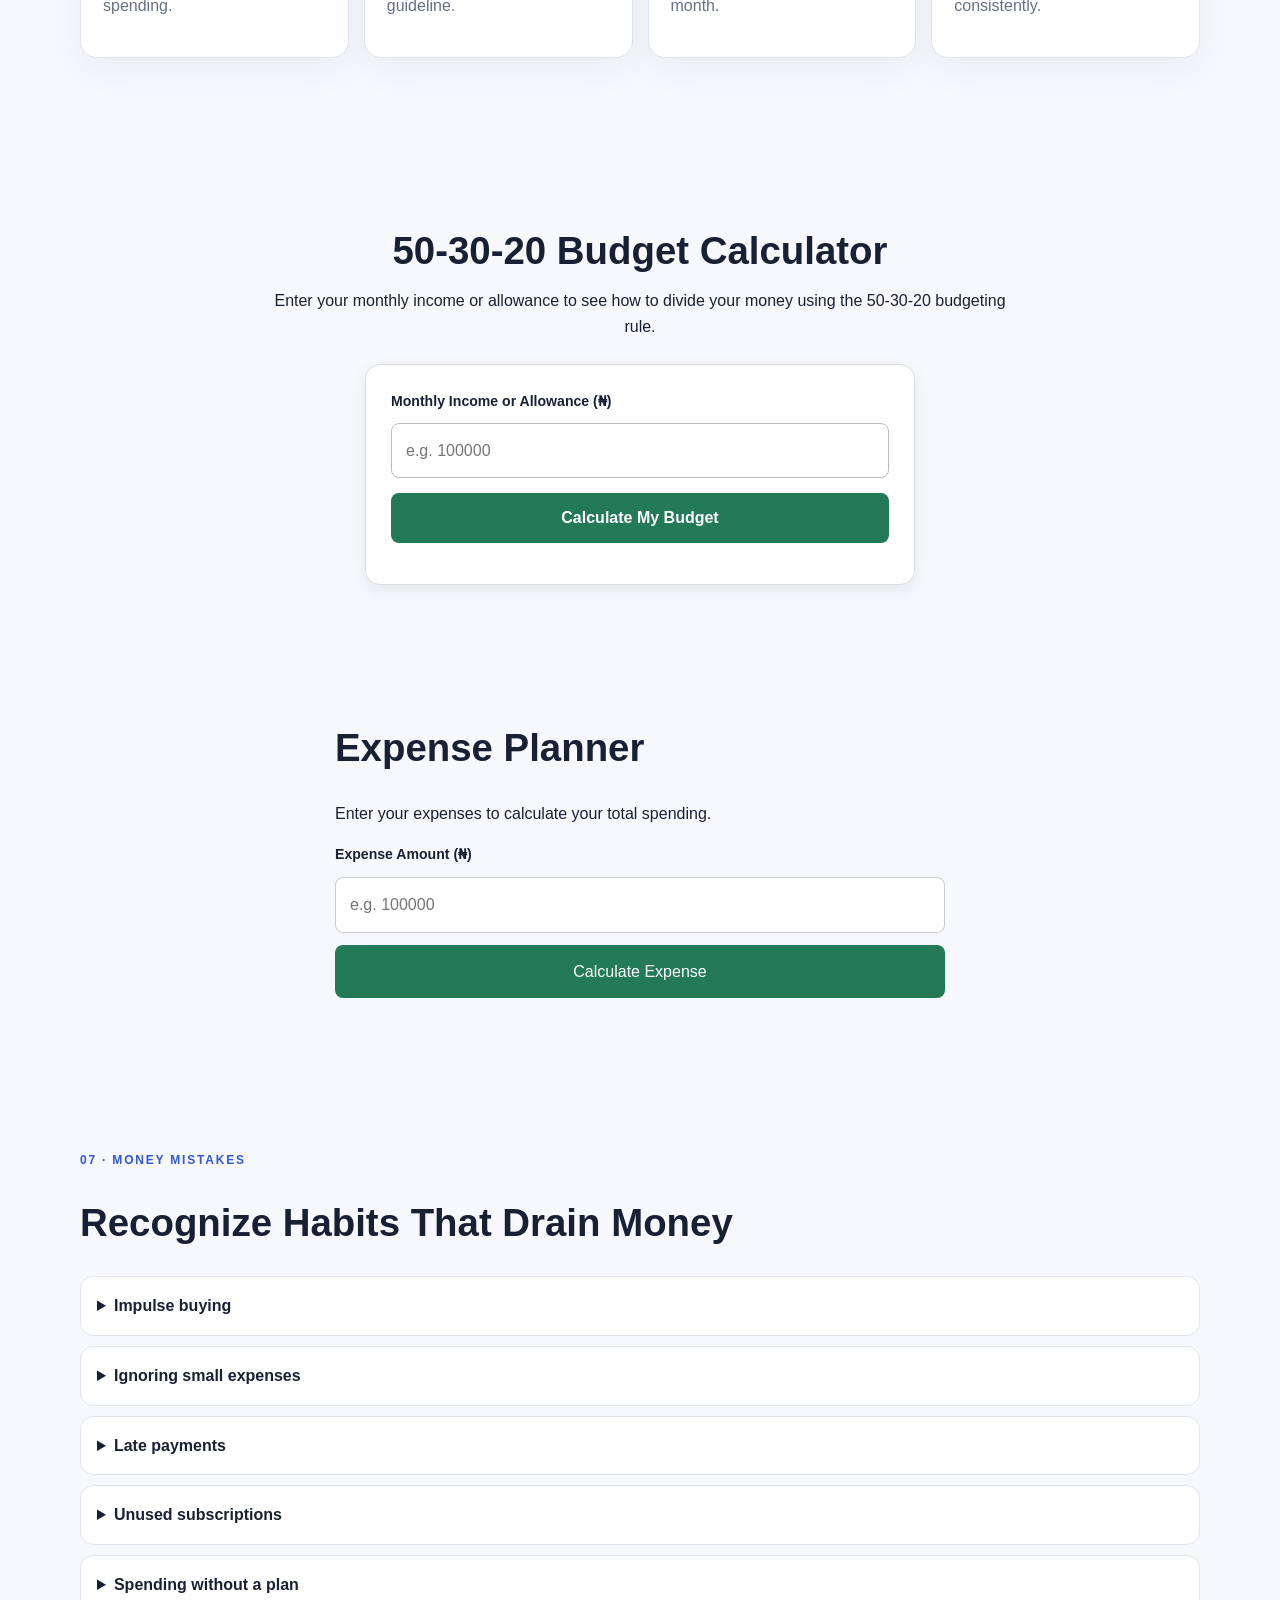
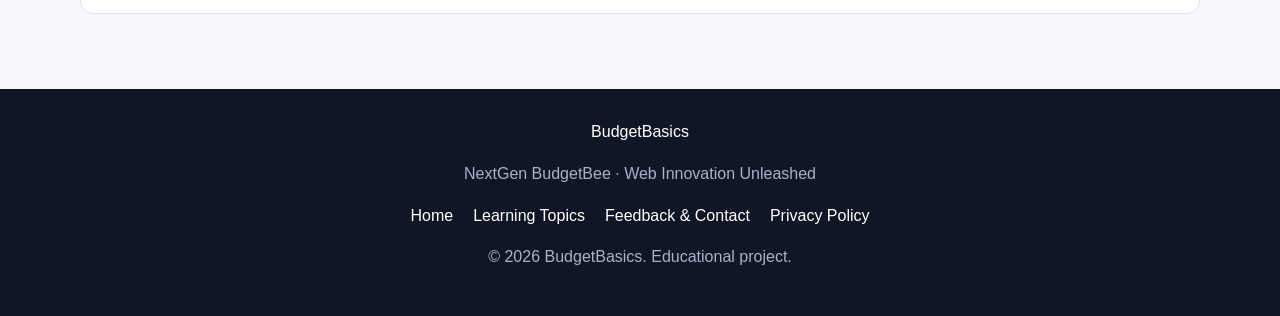
<file: budgetlearning.html>
<!DOCTYPE html>
<html lang="en">
<head>

    <meta charset="UTF-8">

    <meta name="viewport" content="width=device-width, initial-scale=1.0">

    <title>Learning Topics | BudgetBasics</title>

    <meta name="description" content="Explore BudgetBasics learning topics covering budgeting basics, needs versus wants, saving money, expenses, financial mistakes and smart money management.">

    <link rel="stylesheet" href="style.css">

    <link rel="icon" type="image/png" href="budget.png.png">

</head>

<body>

    <!-- HEADER  AND NAVIGATION-->
    
<header class="site-header">
    <nav class="navbar">

        <!-- Logo and Home on the left -->
        <div class="nav-left">
            <a href="index.html" class="logo-link">
                <img
                    src="budget.png.png"
                    class="site-logo" 
                    alt="BudgetBasics Logo"></a>

            <a href="index.html" class="home-link">Home</a>
        </div>

        <button id="menu" 
        class="menu-toggle" 
        type="button"
        aria-label="Toggle navigation" 
        aria-expanded="false">
                ☰
            </button>

            <div id="nav" class="nav-links">
                <div class="dropdown">
                    <button type="button" class="dropdown-btn" id="learningBtn"
                            aria-expanded="false" aria-controls="learningMenu">
                        Learning Topics ▾
                    </button>
                    <div class="dropdown-menu" id="learningMenu">
                        <a href="budgetlearning.html#basics">Budgeting Basics</a>
                        <a href="budgetlearning.html#needs">Needs vs Wants</a>
                        <a href="budgetlearning.html#infographics">Infographics</a>
                        <a href="budgetlearning.html#rule">50-30-20 Rule</a>
                        <a href="budgetlearning.html#savings">Savings</a>
                        <a href="budgetlearning.html#expenses">Expenses</a>
                        <a href="budgetlearning.html#mistakes">Money Mistakes</a>
                    </div>
                </div>

                <div class="dropdown">
                    <button type="button" class="dropdown-btn" id="calculatorsBtn"
                            aria-expanded="false" aria-controls="calculatorsMenu">
                        Calculators ▾
                    </button>
                    <div class="dropdown-menu" id="calculatorsMenu">
                        <a href="budgcalculators.html#budget-calculator">50-30-20 Calculator</a>
                        <a href="budgcalculators.html#expense-calculator">Expense Planner</a>
                    </div>
                </div>

                <div class="dropdown">
                    <button type="button" class="dropdown-btn" id="contactDropdownBtn"
                            aria-expanded="false" aria-controls="contactDropdown">
                        Feedback &amp; Contact ▾
                    </button>
                    <div class="dropdown-menu" id="contactDropdown">
                        <a href="budgetfeedback.html#feedback">Feedback</a>
                        <a href="budgetfeedback.html#contact">Contact Us</a>
                    </div>
                </div>

                <button id="dark" type="button" class="dark-btn">🌙 Dark Mode</button>
            </div>
        </nav>
    </header>

    <main>

        <!-- LEARNING PAGE INTRODUCTION -->
        <section class="hero">

            <div class="wrap">

                <p class="eyebrow">BUDGETBASICS LEARNING CENTRE</p>

                <h1>Build Better Money Habits</h1>

                <p>
                    Explore our budgeting lessons, practice with
                    interactive tools, and develop better
                    financial habits one step at a time.
                </p>

            </div>

        </section>


        <!-- LEARNING TOPIC LINKS -->
        <section id="topics">

            <div class="wrap">

                <h2>Explore All Learning Topics</h2>

                <div class="topic-grid">

                    <a href="#basics" class="topic-card">
                        <span>📘</span>
                        <h3>Budgeting Basics</h3>
                        <p>Understand income, spending, and budgeting.</p>
                    </a>


                    <a href="#needs" class="topic-card">
                        <span>⚖️</span>
                        <h3>Needs vs Wants</h3>
                        <p>Learn to prioritize essential expenses.</p>
                    </a>


                    <a href="#gallery" class="topic-card">
                        <span>📊</span>
                        <h3>Infographics</h3>
                        <p>Understand money concepts visually.</p>
                    </a>


                    <a href="#rule" class="topic-card">
                        <span>🧮</span>
                        <h3>50-30-20 Rule</h3>
                        <p>Divide income into spending categories.</p>
                    </a>


                    <a href="#savings" class="topic-card">
                        <span>🐷</span>
                        <h3>Savings</h3>
                        <p>Set goals and calculate your progress.</p>
                    </a>


                    <a href="#expenses" class="topic-card">
                        <span>📝</span>
                        <h3>Expenses</h3>
                        <p>Record and review your spending.</p>
                    </a>


                    <a href="#mistakes" class="topic-card">
                        <span>💡</span>
                        <h3>Money Mistakes</h3>
                        <p>Recognize habits that can drain money.</p>
                    </a>

                </div>

            </div>

        </section>



        <!-- 01: BUDGETING BASICS -->

        <section id="basics">

            <div class="wrap">

                <p class="eyebrow">01 · BUDGETING BASICS</p>

                <h2>Know Where Your Money Goes</h2>

                <div class="cards six">

                    <div class="card">
                        <b>01</b>
                        <h3>Income</h3>
                        <p>
                            Money received from an allowance,
                            scholarship, internship, or work.
                        </p>
                    </div>

                    <div class="card">
                        <b>02</b>
                        <h3>Fixed Expenses</h3>
                        <p>
                            Costs that are usually stable,
                            such as regular fees.
                        </p>
                    </div>

                    <div class="card">
                        <b>03</b>
                        <h3>Variable Expenses</h3>
                        <p>
                            Costs that change, such as food
                            and transportation.
                        </p>
                    </div>

                    <div class="card">
                        <b>04</b>
                        <h3>Needs</h3>
                        <p>
                            Essential spending for living,
                            studying, and responsibilities.
                        </p>
                    </div>

                    <div class="card">
                        <b>05</b>
                        <h3>Wants</h3>
                        <p>
                            Optional purchases that can
                            often be delayed.
                        </p>
                    </div>

                    <div class="card">
                        <b>06</b>
                        <h3>Savings</h3>
                        <p>
                            Money kept for a future goal
                            or unexpected expense.
                        </p>
                    </div>

                </div>

                <div class="two">

                    <div class="panel">

                        <h3>Sample Student Budget</h3>

                        <table>

                            <tr>
                                <th>Category</th>
                                <th>Amount</th>
                            </tr>

                            <tr>
                                <td>Income</td>
                                <td>₦100,000</td>
                            </tr>

                            <tr>
                                <td>Needs</td>
                                <td>₦50,000</td>
                            </tr>

                            <tr>
                                <td>Wants</td>
                                <td>₦30,000</td>
                            </tr>

                            <tr>
                                <td>Savings</td>
                                <td>₦20,000</td>
                            </tr>

                        </table>

                        <small>Sample educational values only.</small>

                    </div>


                    <div class="panel">

                        <h3>Knowledge Check</h3>

                        <p>Which is normally a want?</p>

                        <button class="quiz" data-ok="0">
                            Transport to class
                        </button>

                        <button class="quiz" data-ok="1">
                            Entertainment subscription
                        </button>

                        <button class="quiz" data-ok="0">
                            Study materials
                        </button>

                        <p id="quizMsg"></p>

                    </div>

                </div>

            </div>

        </section>


       

        <!-- 03: INFOGRAPHICS -->

        <section id="gallery">

            <div class="wrap">

                <p class="eyebrow">03 · INFOGRAPHICS</p>

                <h2>Learn Visually</h2>

                <div class="filters">

                    <button class="filter active" data-f="all">
                        All
                    </button>

                    <button class="filter" data-f="needs">
                        Needs & Wants
                    </button>

                    <button class="filter" data-f="budget">
                        Budgeting
                    </button>

                    <button class="filter" data-f="saving">
                        Saving
                    </button>

                </div>


                <div class="gallery">

                    <article class="visual" data-topic="needs">

                        <div>NEED<br><b>vs</b><br>WANT</div>

                        <h3>Needs vs Wants</h3>

                        <p>Essential versus optional spending.</p>

                    </article>


                    <article class="visual" data-topic="budget">

                        <div>50% · 30% · 20%</div>

                        <h3>50-30-20 Split</h3>

                        <p>A suggested budgeting guideline.</p>

                    </article>


                    <article class="visual" data-topic="budget">

                        <div>INCOME → PLAN → SPEND → REVIEW</div>

                        <h3>Monthly Budget Cycle</h3>

                        <p>Repeat and learn from each month.</p>

                    </article>


                    <article class="visual" data-topic="saving">

                        <div>GOAL → SAVE → TRACK</div>

                        <h3>Saving Challenge</h3>

                        <p>Set a target and contribute consistently.</p>

                    </article>

                </div>

            </div>

        </section>


<!-- 50-30-20 BUDGET CALCULATOR -->
<section id="rule" class="budget-calculator">

    <h2>50-30-20 Budget Calculator</h2>

    <p>
        Enter your monthly income or allowance to see how to divide
        your money using the 50-30-20 budgeting rule.
    </p>

    <div class="calculator-box">

        <label for="monthlyIncome">
            Monthly Income or Allowance (₦)
        </label>

        <input
            type="number"
            id="monthlyIncome"
            placeholder="e.g. 100000"
            min="0"
            step="any"
        >

        <button type="button" id="calculateBudget">
            Calculate My Budget
        </button>

        <p id="budgetError" role="alert"></p>

        <div id="budgetResults" aria-live="polite" hidden>

            <h3>Your Monthly Budget Breakdown</h3>

            <div class="budget-result needs-result">
                <h4>50% — Needs</h4>
                <p>Food, transport, rent and essential bills.</p>
                <strong id="needsAmount">₦0</strong>
            </div>

            <div class="budget-result wants-result">
                <h4>30% — Wants</h4>
                <p>Entertainment, outings and non-essential purchases.</p>
                <strong id="wantsAmount">₦0</strong>
            </div>

            <div class="budget-result savings-result">
                <h4>20% — Savings</h4>
                <p>Savings, emergency funds and financial goals.</p>
                <strong id="savingsAmount">₦0</strong>
            </div>

            <div class="budget-total">
                <span>Total Income:</span>
                <strong id="totalIncome">₦0</strong>
            </div>

        </div>

    </div>

</section>


<!-- EXPENSE PLANNER --> 
 <section id="expenses"> 
    <h2>Expense Planner</h2> 
    <p>Enter your expenses to calculate your total spending.</p> 
    <form id="expenseForm"> 
<label for="expenseAmount">Expense Amount (₦)</label> 
<input type="number" id="expenseAmount" placeholder="e.g. 100000" min="0" step="any" required > 
<button type="submit">Calculate Expense</button> 
</form> 
<p id="expenseError" role="alert"></p> 
<div id="expenseResult" aria-live="polite" hidden> 
    <h3>Expense Result</h3> 
    <p>Your entered expense is:</p> 
    <strong id="expenseTotal">₦0</strong> 
    </div> 
</section>


        <!-- 07: MONEY MISTAKES -->

        <section id="mistakes">

            <div class="wrap">

                <p class="eyebrow">07 · MONEY MISTAKES</p>

                <h2>Recognize Habits That Drain Money</h2>

                <div class="accordion">

                    <details>

                        <summary>Impulse buying</summary>

                        <p>
                            Wait before making non-essential
                            purchases and check your budget first.
                        </p>

                    </details>


                    <details>

                        <summary>Ignoring small expenses</summary>

                        <p>
                            Track small daily purchases because
                            they can become a large monthly total.
                        </p>

                    </details>


                    <details>

                        <summary>Late payments</summary>

                        <p>
                            Plan payment dates ahead of time
                            to avoid avoidable costs.
                        </p>

                    </details>


                    <details>

                        <summary>Unused subscriptions</summary>

                        <p>Review recurring payments and cancel
                            services you do not use.</p>
                        </details>
                    <details>

                        <summary>Spending without a plan</summary>

                        <p>
                            Create a simple spending plan before
                            using your income.
                        </p>

                    </details>

                </div>

            </div>

        </section>

    </main>


    <!-- FLOATING CHATBOT -->

    <div id="chatbotWidget" class="chatbot-widget">

        <button
            id="chatToggle"
            class="chat-toggle"
            aria-label="Open BudgetBee chatbot"
            aria-expanded="false">💬</button>

        <div id="chatWindow" class="chat-window hidden">

            <div class="chat-header">

                <div>
                    <strong>BudgetBee AI</strong>
                    <small>Your budgeting assistant</small>
                </div>

                <button id="chatClose" aria-label="Close chatbot">✕</button>

            </div>

            <div id="chat" class="chat">

                <div class="bot">
                    Hi! Ask me about budgeting, saving,
                    needs, or avoiding overspending.
                </div>

            </div>

            <div class="prompts">

                <button class="prompt">What is a need?</button>

                <button class="prompt">How much should I save?</button>

                <button class="prompt">
                    How do I avoid overspending?</button>
            </div>

            <form id="chatForm" class="chatInput">

                <input
                    id="question"
                    type="text"
                    placeholder="Ask BudgetBee..."
                    autocomplete="off"
                    required>
                    <button id="ask" class="btn primary" type="submit">Send</button>
                </form>
                <small class="chat-note">
                    Educational information only.
                </small>
            </div>
        </div>
    <!-- FOOTER -->

    <footer>

        <div class="wrap">

            <a class="footer-logo" href="index.html">
                BudgetBasics
            </a>

            <p>NextGen BudgetBee · Web Innovation Unleashed</p>

            <div class="footer-links">

                <a href="index.html">Home</a>

                <a href="budgetlearning.html">Learning Topics</a>

                <a href="budgetfeedback.html">Feedback & Contact</a>
                <a href="privacypolicy.html">Privacy Policy</a>

            </div>

            <p>© 2026 BudgetBasics. Educational project.</p>

        </div>

    </footer>


    <script src="script.js"></script>

</body>

</html>
</file>
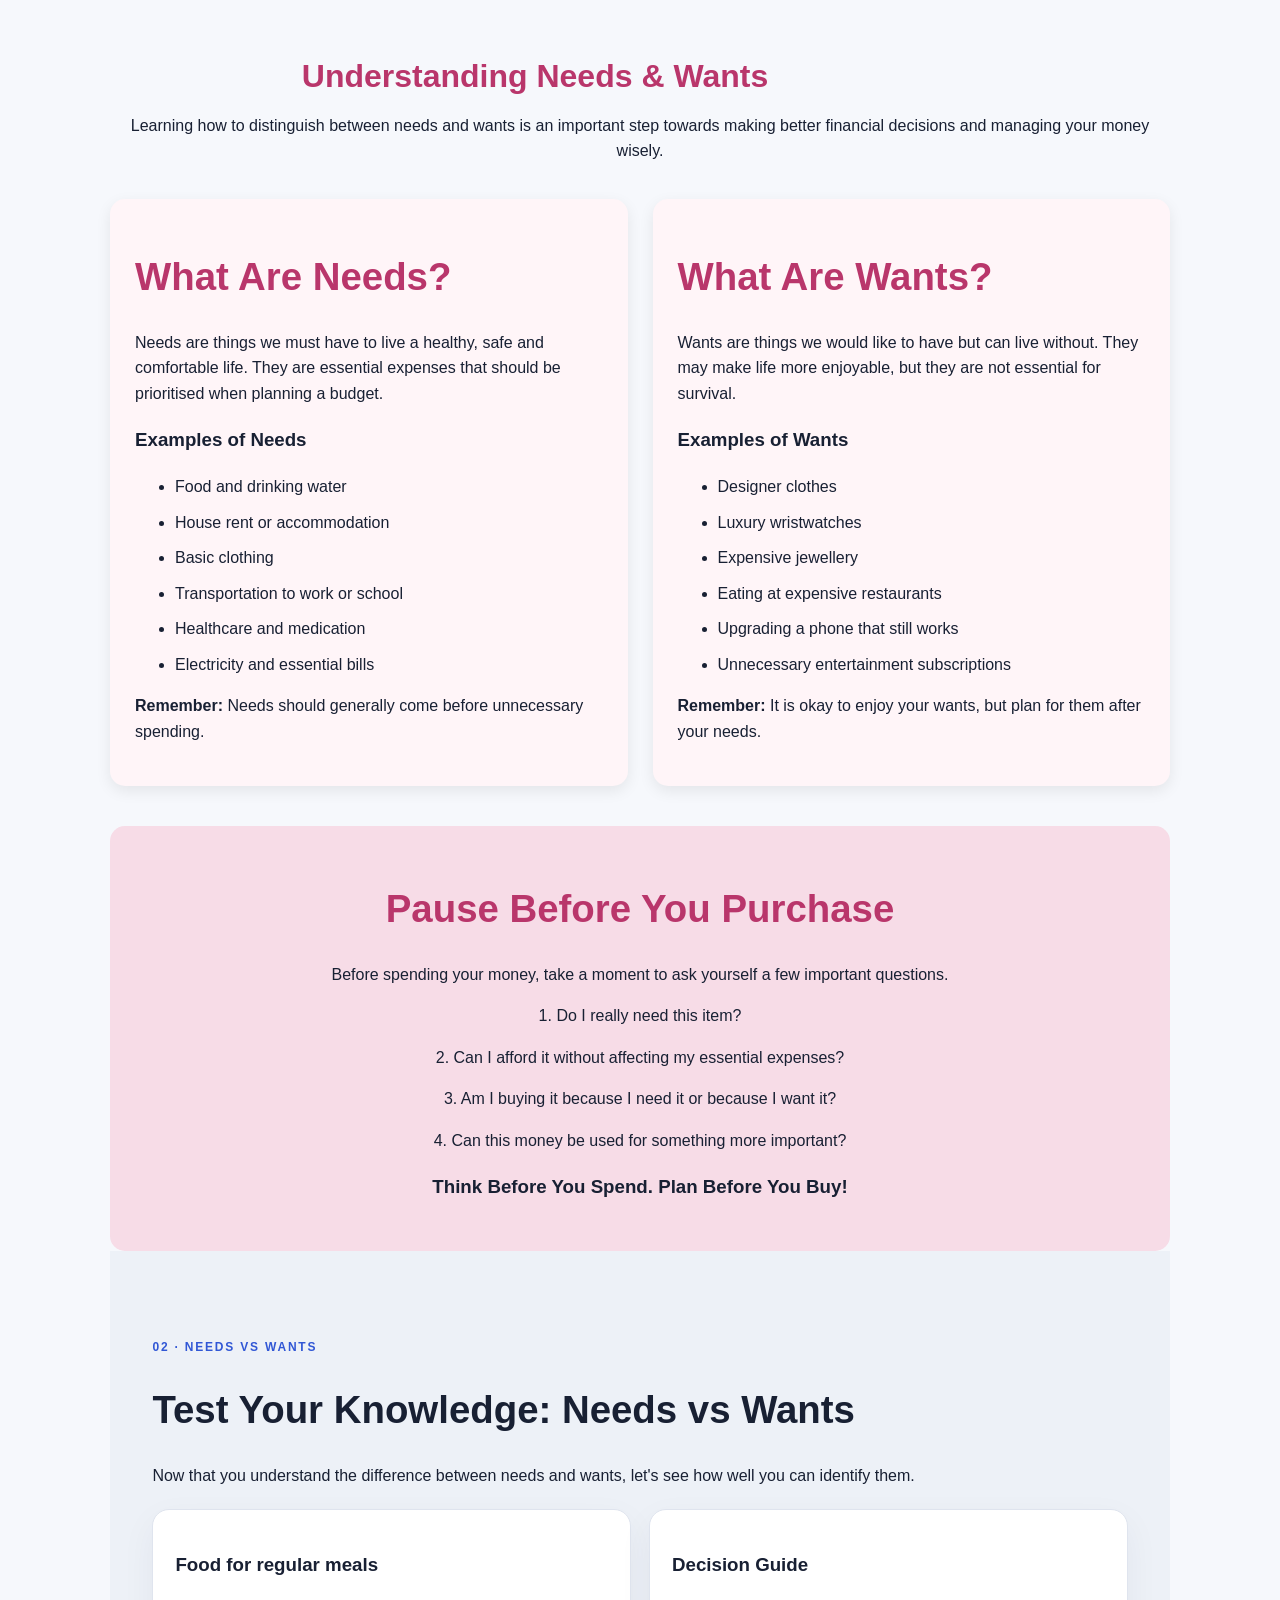
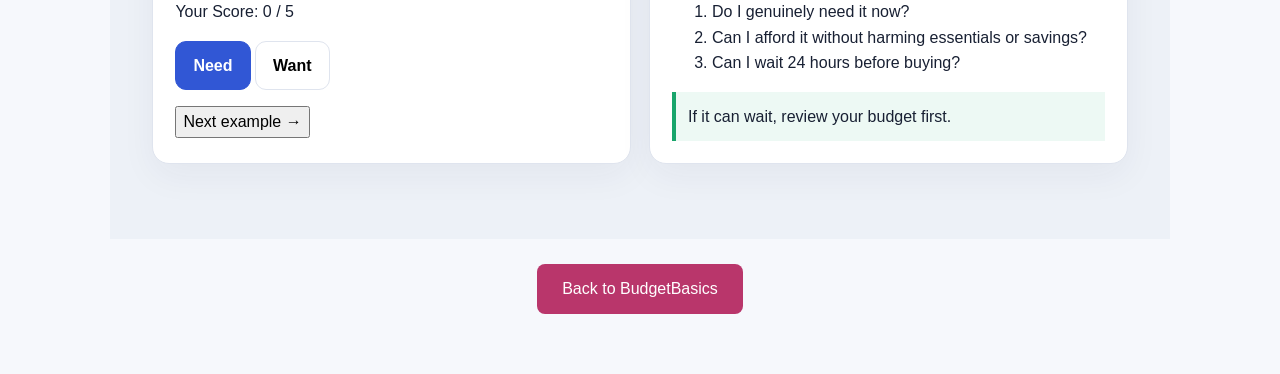
<file: needs-wants.html>
<!DOCTYPE html>
<html lang="en">
<head>

    <meta charset="UTF-8">

    <meta name="viewport" content="width=device-width, initial-scale=1.0">

    <title>Understanding Needs and Wants | BudgetBasics</title>

    <meta name="description" content="Learn the difference between needs and wants, make smarter spending decisions and develop better money management habits with BudgetBasics.">

    <link rel="stylesheet" href="style.css">

    <link rel="icon" type="image/png" href="budget.png.png">

</head>
    <style>
        .needs-wants-page {
            max-width: 1100px;
            margin: 40px auto;
            padding: 20px;
        }

        .page-intro {
            text-align: center;
            margin-bottom: 35px;
        }

        .page-intro h1 {
            color: #b9366b;
            font-size: 32px;
        }

        .articles-container {
            display: grid;
            grid-template-columns: repeat(2, 1fr);
            gap: 25px;
            margin-bottom: 40px;
        }

        .article-card {
            background: #fff5f8;
            padding: 25px;
            border-radius: 15px;
            box-shadow: 0 5px 15px rgba(0,0,0,0.08);
        }

        .article-card h2 {
            color: #b9366b;
        }

        .article-card li {
            margin-bottom: 10px;
        }

        .pause-section {
            background: #f7dce7;
            padding: 30px;
            border-radius: 15px;
            text-align: center;
        }

        .pause-section h2 {
            color: #b9366b;
        }

        .back-home {
            display: inline-block;
            margin-top: 25px;
            padding: 12px 25px;
            background: #b9366b;
            color: white;
            text-decoration: none;
            border-radius: 8px;
        }

        @media (max-width: 700px) {
            .articles-container {
                grid-template-columns: 1fr;
            }
        }
    </style>

<body>

    <main class="needs-wants-page">

        <div class="page-intro">
            <h1>Understanding Needs & Wants</h1>

            <p>
                Learning how to distinguish between needs and wants
                is an important step towards making better financial
                decisions and managing your money wisely.
            </p>
        </div>


        <!-- ARTICLES -->

        <div class="articles-container">

            <article class="article-card">

                <h2>What Are Needs?</h2>

                <p>
                    Needs are things we must have to live a healthy,
                    safe and comfortable life. They are essential
                    expenses that should be prioritised when planning
                    a budget.
                </p>

                <h3>Examples of Needs</h3>

                <ul>
                    <li>Food and drinking water</li>
                    <li>House rent or accommodation</li>
                    <li>Basic clothing</li>
                    <li>Transportation to work or school</li>
                    <li>Healthcare and medication</li>
                    <li>Electricity and essential bills</li>
                </ul>

                <p>
                    <strong>Remember:</strong> Needs should generally
                    come before unnecessary spending.
                </p>

            </article>


            <article class="article-card">

                <h2>What Are Wants?</h2>

                <p>
                    Wants are things we would like to have but can
                    live without. They may make life more enjoyable,
                    but they are not essential for survival.
                </p>

                <h3>Examples of Wants</h3>

                <ul>
                    <li>Designer clothes</li>
                    <li>Luxury wristwatches</li>
                    <li>Expensive jewellery</li>
                    <li>Eating at expensive restaurants</li>
                    <li>Upgrading a phone that still works</li>
                    <li>Unnecessary entertainment subscriptions</li>
                </ul>

                <p>
                    <strong>Remember:</strong> It is okay to enjoy
                    your wants, but plan for them after your needs.
                </p>

            </article>

        </div>


        <!-- PAUSE BEFORE YOU PURCHASE -->

        <section class="pause-section">

            <h2>Pause Before You Purchase</h2>

            <p>
                Before spending your money, take a moment to ask
                yourself a few important questions.
            </p>

            <p>
                1. Do I really need this item?
            </p>

            <p>
                2. Can I afford it without affecting my essential expenses?
            </p>

            <p>
                3. Am I buying it because I need it or because I want it?
            </p>

            <p>
                4. Can this money be used for something more important?
            </p>

            <h3>
                Think Before You Spend. Plan Before You Buy!
            </h3>

        </section>
             
        <!-- INTERACTIVE NEEDS VS WANTS ACTIVITY -->

<section id="needs" class="alt">

    <div class="wrap">

        <p class="eyebrow">02 · NEEDS VS WANTS</p>

        <h2>Test Your Knowledge: Needs vs Wants</h2>

        <p>
            Now that you understand the difference between needs
            and wants, let's see how well you can identify them.
        </p>

        <div class="two">

            <div class="panel">

                <h3 id="item">Food for regular meals</h3>
                <p id="score">Your Score: 0 / 5</p>

                <button class="btn primary classify" data-type="need">
                    Need
                </button>

                <button class="btn classify" data-type="want">
                    Want
                </button>

                <p id="classMsg"></p>

                <button id="next" class="link">
                    Next example →
                </button>

            </div>

            <div class="panel">

                <h3>Decision Guide</h3>

                <ol>
                    <li>Do I genuinely need it now?</li>

                    <li>
                        Can I afford it without harming
                        essentials or savings?
                    </li>

                    <li>
                        Can I wait 24 hours before buying?
                    </li>
                </ol>

                <div class="callout">
                    If it can wait, review your budget first.
                </div>

            </div>

        </div>

    </div>

</section>


        <div style="text-align: center;">
            <a href="index.html" class="back-home">
                Back to BudgetBasics
            </a>
        </div>

    </main>
 <script src="script.js"></script>
</body>
</html>
</file>
<file: style.css>
*{box-sizing:border-box
}
:root{
    --bg:#f6f8fc;
    --card:#fff;
    --text:#182033;
    --muted:#667085;
    --primary:#3157d5;
    --green:#18a56b;
    --border:#dfe4ee
}
html
{scroll-behavior:smooth
}
body{margin:0;font-family:Arial,sans-serif;
    background:var(--bg);
    color:var(--text);line-height:1.6
}
a{
    text-decoration:none;
    color:inherit
}
button,input,select,textarea{font:inherit}button{cursor:pointer}
.wrap{width:min(1120px,92%);margin:auto
}
header{position:sticky;
    top:0;z-index:20;
    background:#fffffff2;
    border-bottom:1px solid var(--border)
}
.nav{
    min-height:70px;
    display:flex;
    align-items:center;
    gap:15px
}

.logo{
    font-size:1.35rem;
    font-weight:900;
    margin-right:auto
}
.logo span{
    color:var(--primary)
}
nav{
    display:flex;
    gap:12px;
    flex-wrap:wrap
}
nav a{font-size:.8rem;
    color:var(--muted)
}
#menu,#dark{
    border:0;
    background:#eef1f7;
    padding:9px;
    border-radius:9px
}
#menu{
    display:none;
}
.hero{
    padding:100px 0 70px;
    background:linear-gradient(135deg,#edf1ff,#effbf6)
}
h1{
    font-size:clamp(2.4rem,6vw,5rem);
    line-height:1.02;
    max-width:850px;
    margin:0 0 20px
}

h2{font-size:clamp(1.8rem,3vw,3rem);
    line-height:1.1
}
.hero p{
    max-width:700px;
    color:var(--muted)
}
.eyebrow{
    color:var(--primary);
    font-size:.75rem;
    font-weight:900;letter-spacing:.15em
}
.btn{
    display:inline-block;
    border:1px solid var(--border);
    background:var(--card);
    padding:11px 17px;
    border-radius:11px;
    font-weight:800
}
.primary{
    background:var(--primary);
    color:white;
    border-color:var(--primary)
}
.stats{
    display:flex;
    gap:12px;
    margin-top:30px;
    flex-wrap:wrap
}
.stats div{
    background:#ffffffc9;
    border:1px solid var(--border);
    padding:12px 16px;
    border-radius:12px}
.stats b,.stats small{
    display:block
}
.stats small{
    color:var(--muted)}
.ticker{
    background:#121a2a;
    color:white;
    padding:10px;
    text-align:center
}
.ticker span{margin-left:8px
}
section{
    padding:75px 0
}
.alt{
    background:#edf1f7
}
.cards{
    display:grid;
    gap:15px
}
.six{
    grid-template-columns:repeat(3,1fr)
}
.card,.panel,.visual{
    background:var(--card);
    border:1px solid var(--border);
    border-radius:17px;
    padding:22px;
    box-shadow:0 12px 35px #1f2d4a0d
}
    .card b{
        color:var(--primary)
    }
.card p,.visual p{
    color:var(--muted)
}
.two{
    display:grid;
    grid-template-columns:1fr 1fr;
    gap:18px;
    margin-top:20px
}
table{
        width:100%;
        border-collapse:collapse
}
th,td{
    padding:10px;
    border-bottom:1px solid var(--border);
    text-align:left
}
label{
    display:grid;
    gap:6px;
    font-weight:700;
    font-size:.88rem
}
input,select,textarea{
    width:100%;
    padding:11px;
    border:1px solid var(--border);
    border-radius:10px;
    background:var(--card);color:var(--text);
    outline:none
}input:focus,select:focus,textarea:focus,button:focus,a:focus{
    outline:3px solid #3157d544
}
.quiz{
    display:block;
    width:100%;
    margin:7px 0;
    text-align:left
}
.result{
    display:grid;
    grid-template-columns:repeat(3,1fr);
    gap:12px;margin-top:20px
}
.result div{
    border:1px solid var(--border);
    padding:16px;
    border-radius:12px
}
.result span,.result strong{
    display:block
}
.hidden{
    display:none
}
.note,.error{color:var(--muted)
}
.error{color:#c23535;min-height:20px
}
.callout{
    padding:12px;
    border-left:4px solid var(--green);
    background:#edf9f4
}
.progress{
    height:13px;
    background:#e9edf5;
    border-radius:99px;
    overflow:hidden
}
.progress i{
    display:block;
    height:100%;
    width:0;
    background:var(--primary)
}
.form{
    display:grid;
    gap:13px
}
.expenseForm{
    display:grid;
    grid-template-columns:1fr 1fr 1.4fr 1fr auto;
    gap:10px;
    align-items:end
}
.tableScroll{
    overflow:auto;
    margin-top:18px
}
.accordion{
    display:grid;
    gap:10px
}
details{
    background:var(--card);
    padding:16px;
    border:1px solid var(--border);
    border-radius:13px
}
summary{
    font-weight:800;
    cursor:pointer
}
.filters{
    display:flex;
    gap:8px;
    flex-wrap:wrap;
    margin-bottom:18px
}
.filter{
    border:1px solid var(--border);
    background:var(--card);
    padding:8px 13px;
    border-radius:20px
}
.filter.active{
    background:var(--primary);
    color:white
}
.gallery{
    display:grid;
    grid-template-columns:repeat(4,1fr);
    gap:15px
}
.visual div{
    height:180px;
    display:grid;
    place-items:center;
    text-align:center;
    background:linear-gradient(135deg,#edf1ff,#eaf8f1);
    border-radius:12px;
    font-size:1.4rem;
    font-weight:900
}
.chat{
    min-height:250px
}
.bot,.user{
    padding:10px 13px;
    border-radius:12px;
    max-width:80%;
    margin:8px 0}
.bot{
        background:#eef1f7
 }
.user{background:var(--primary);
    color:white;
    margin-left:auto
}
.prompts{
    display:flex;
    gap:7px;
    flex-wrap:wrap;
    margin:12px 0}.prompt{
        border:1px solid var(--border);
        background:var(--card);
        padding:8px 12px;
        border-radius:20px}.chatInput{display:flex;
        gap:8px
 }
.searchResults{
            display:grid;
            grid-template-columns:repeat(3,1fr);gap:10px;
            margin-top:15px
}.searchResults a{
    background:var(--card);
    padding:15px;
    border:1px solid var(--border);
    border-radius:12px;
    font-weight:800
}
footer
{background:#101625;
    color:white;
    padding:35px 0
}
 footer p{
        color:#aab2c5
    }
#top{
    position:fixed;
    right:20px;
    bottom:20px;
    border:0;
    background:var(--primary);
    color:white;
    width:45px;
    height:45px;
    border-radius:50%;
    display:none}
#top.show{
        display:block
    }
body.dark{
        --bg:#0d1220;
        --card:#151c2c;
        --text:#eef2ff;
        --muted:#aab4c8;
        --border:#2b3650
    }
body.dark header{
        background:#0d1220f2
    }
    body.dark .hero{
        background:linear-gradient(135deg,#141c36,#10251d)
    }



/* ==============================
   LOGO
============================== */

.logo {
    display: flex;
    align-items: center;
    gap: 10px;
    text-decoration: none;
    font-weight: bold;
}

.logo-image {
    width: 100px;
    height: 45px;
    object-fit: contain;
    background: transparent;
}

.logo-highlight {
    color: #e4a11b;
}


/* ==============================
   NAVIGATION DROPDOWN
============================== */

.dropdown {
    position: relative;
}

.dropdown-btn {
    background: transparent;
    border: none;
    color: inherit;
    font: inherit;
    padding: 10px;
    cursor: pointer;
}

.dropdown-menu {
    display: none;
    position: absolute;
    top: 100%;
    left: 0;
    min-width: 210px;
    background: white;
    border-radius: 10px;
    box-shadow: 0 8px 20px rgba(0, 0, 0, 0.15);
    z-index: 1000;
    overflow: hidden;
}

.dropdown-menu.open {
    display: block;
}

.dropdown-menu a {
    display: block;
    padding: 12px 15px;
    color: #222;
    text-decoration: none;
}

.dropdown-menu a:hover {
    background: #f1f5f9;
}


/* ==============================
   BUDGET TIP GRID
============================== */

.tip-grid,
.topic-grid,
.contact-grid {
    display: grid;
    grid-template-columns: repeat(3, minmax(0, 1fr));
    gap: 22px;
    margin: 30px 0;
}

.tip-card,
.topic-card {
    padding: 25px;
    border-radius: 16px;
    background: white;
    color: #222;
    box-shadow: 0 5px 18px rgba(0, 0, 0, 0.08);
    text-decoration: none;

    transition:
        transform 0.3s ease,
        box-shadow 0.3s ease;
}

.tip-card:hover,
.topic-card:hover {
    transform: translateY(-8px);
    box-shadow: 0 12px 28px rgba(0, 0, 0, 0.14);
}

.tip-icon,
.topic-card span {
    display: block;
    font-size: 35px;
    margin-bottom: 12px;
}

.topic-card h3,
.tip-card h3 {
    margin-top: 10px;
}


/* ==============================
   CARD ANIMATION
============================== */

@keyframes cardAppear {
    from {
        opacity: 0;
        transform: translateY(20px);
    }

    to {
        opacity: 1;
        transform: translateY(0);
    }
}

.tip-card,
.topic-card {
    animation: cardAppear 0.7s ease both;
}

.tip-card:nth-child(2),
.topic-card:nth-child(2) {
    animation-delay: 0.1s;
}

.tip-card:nth-child(3),
.topic-card:nth-child(3) {
    animation-delay: 0.2s;
}

.tip-card:nth-child(4),
.topic-card:nth-child(4) {
    animation-delay: 0.3s;
}

.tip-card:nth-child(5),
.topic-card:nth-child(5) {
    animation-delay: 0.4s;
}

.tip-card:nth-child(6),
.topic-card:nth-child(6) {
    animation-delay: 0.5s;
}


/* ==============================
   FLOATING CHATBOT
============================== */

.chatbot-widget {
    position: fixed;
    right: 22px;
    bottom: 22px;
    z-index: 2000;
}


/* ROUND CHAT BUTTON */

.chat-toggle {
    width: 62px;
    height: 62px;
    border: none;
    border-radius: 50%;
    background: #176b45;
    color: white;
    font-size: 28px;
    cursor: pointer;
    box-shadow: 0 5px 20px rgba(0, 0, 0, 0.2);
    transition: transform 0.3s ease;
}

.chat-toggle:hover {
    transform: scale(1.08);
}


/* CHAT WINDOW */

.chat-window {
    position: absolute;
    right: 0;
    bottom: 75px;
    width: 340px;
    max-width: calc(100vw - 35px);
    height: 480px;
    max-height: calc(100vh - 120px);
    background: white;
    border-radius: 16px;
    box-shadow: 0 8px 30px rgba(0, 0, 0, 0.2);
    display: flex;
    flex-direction: column;
    overflow: hidden;
}

.hidden {
    display: none !important;
}


/* CHAT HEADER */

.chat-header {
    display: flex;
    justify-content: space-between;
    align-items: center;
    gap: 12px;
    padding: 15px;
    background: #176b45;
    color: white;
}

.chat-header small {
    display: block;
    margin-top: 4px;
}

.chat-header button {
    border: none;
    background: transparent;
    color: white;
    font-size: 20px;
    cursor: pointer;
}


/* CHAT MESSAGES */

.chat {
    flex: 1;
    overflow-y: auto;
    padding: 15px;
}

.bot,
.user {
    max-width: 90%;
    padding: 10px;
    margin-bottom: 12px;
    border-radius: 12px;
    line-height: 1.5;
    overflow-wrap: anywhere;
}

.bot {
    background: #eef6f1;
    color: #222;
}

.user {
    background: #176b45;
    color: white;
    margin-left: auto;
}


/* CHAT SUGGESTIONS */

.prompts {
    display: flex;
    flex-wrap: wrap;
    gap: 6px;
    padding: 10px;
}

.prompt {
    padding: 7px;
    border: 1px solid #176b45;
    border-radius: 15px;
    background: white;
    color: #176b45;
    cursor: pointer;
    font-size: 12px;
}


/* CHAT INPUT */

.chatInput {
    display: flex;
    gap: 8px;
    padding: 10px;
}

.chatInput input {
    flex: 1;
    min-width: 0;
    padding: 10px;
    border: 1px solid #ccc;
    border-radius: 8px;
}

.chat-note {
    padding: 0 10px 10px;
    color: #666;
}


/* ==============================
   FOOTER
============================== */
footer { 
    text-align: center; 
    padding: 30px 20px; 
} 
footer .wrap { 
    display: flex; 
    flex-direction: column; 
    align-items: center; 
    justify-content: center; 
} 
.footer-links { 
    display: flex; 
    justify-content: center; 
    align-items: center; 
    flex-wrap: wrap; 
    gap: 20px; 
} 
.footer-logo { 
    display: inline-block; 
    text-align: center; 
}

/* ==============================
   RESPONSIVE LAYOUT
============================== */

@media (max-width: 800px) {

    .tip-grid,
    .topic-grid,
    .contact-grid {
        grid-template-columns: repeat(2, minmax(0, 1fr));
    }

}

@media (max-width: 550px) {

    .tip-grid,
    .topic-grid,
    .contact-grid {
        grid-template-columns: 1fr;
    }

    .chatbot-widget {
        right: 12px;
        bottom: 12px;
    }

    .chat-toggle {
        width: 55px;
        height: 55px;
    }

    .chat-window {
        width: calc(100vw - 24px);
        right: -4px;
    }

    .dropdown-menu {
        position: static;
        box-shadow: none;
        min-width: 100%;
    }

}

/* =================================
   LEARNING TOPICS DROPDOWN FIX
================================= */

.dropdown {
    position: relative;
    display: inline-block;
}

.dropdown-btn {
    display: block;
    padding: 10px 12px;
    border: none;
    background: transparent;
    color: inherit;
    font-size: inherit;
    font-family: inherit;
    cursor: pointer;
}

/* Hide the dropdown by default */
.dropdown-menu {
    display: none;
    position: absolute;
    top: 100%;
    left: 0;
    min-width: 220px;
    background: white;
    border-radius: 10px;
    box-shadow: 0 8px 20px rgba(0, 0, 0, 0.18);
    z-index: 9999;
    overflow: hidden;
}

/* Display the dropdown when JavaScript adds open */
.dropdown-menu.open {
    display: block;
}

/* Dropdown links */
.dropdown-menu a {
    display: block;
    padding: 12px 16px;
    color: #222;
    text-decoration: none;
    white-space: nowrap;
}

.dropdown-menu a:hover {
    background: #f1f5f9;
    color: #176b45;
}

/* Keep dropdown usable on small screens */
@media (max-width: 768px) {

    .dropdown {
        display: block;
        width: 100%;
    }

    .dropdown-btn {
        width: 100%;
        text-align: left;
    }

    .dropdown-menu {
        position: static;
        width: 100%;
        box-shadow: none;
        border-radius: 6px;
        margin-top: 5px;
    }

}

/* =================================
   DARK MODE
================================= */

/* Smooth colour transitions */
body,
header,
footer,
section,
.panel,
.card,
.tip-card,
.topic-card,
input,
select,
textarea,
table {
    transition:
        background-color 0.3s ease,
        color 0.3s ease,
        border-color 0.3s ease;
}

/* Main page */
body.dark {
    background-color: #121212;
    color: #f1f1f1;
}

/* Header and footer */
body.dark header,
body.dark footer {
    background-color: #1b1b1b;
    color: #f1f1f1;
}

/* Sections */
body.dark section,
body.dark section.alt {
    background-color: #181818;
    color: #f1f1f1;
}

/* Cards and panels */
body.dark .panel,
body.dark .card,
body.dark .tip-card,
body.dark .topic-card {
    background-color: #252525;
    color: #f1f1f1;
    border-color: #444;
}

/* Headings and paragraphs */
body.dark h1,
body.dark h2,
body.dark h3,
body.dark p,
body.dark li,
body.dark small {
    color: inherit;
}

/* Navigation */
body.dark .nav a,
body.dark .dropdown-btn {
    color: #f1f1f1;
}

/* Dropdown */
body.dark .dropdown-menu {
    background-color: #252525;
}

body.dark .dropdown-menu a {
    color: #f1f1f1;
}

body.dark .dropdown-menu a:hover {
    background-color: #383838;
}

/* Form fields */
body.dark input,
body.dark select,
body.dark textarea {
    background-color: #252525;
    color: #f1f1f1;
    border: 1px solid #555;
}

/* Tables */
body.dark table {
    color: #f1f1f1;
}

body.dark th,
body.dark td {
    border-color: #555;
}

/* Links */
body.dark a {
    color: #8fc9ff;
}

/* Buttons */
body.dark button {
    color: #f1f1f1;
}

/* Preserve primary button colours */
body.dark .btn.primary {
    background-color: #176b45;
    color: white;
}

/* Chat window */
body.dark .chat-window {
    background-color: #202020;
    color: #f1f1f1;
}

body.dark .bot {
    background-color: #303030;
    color: #f1f1f1;
}

body.dark .prompt {
    background-color: #252525;
    color: #f1f1f1;
    border-color: #777;
}

/* Chat input */
body.dark .chatInput input {
    background-color: #252525;
    color: #f1f1f1;
}


    @media(max-width:1000px){
        nav{display:none;
            position:absolute;
            left:4%;
            right:4%;
            top:70px;
            background:var(--card);
            padding:15px;
            border:1px solid var(--border);
            border-radius:12px
        }
            nav.open{
                display:grid;
                grid-template-columns:repeat(2,1fr)
            }
            #menu{
                display:block
            }
            .six{
                grid-template-columns:repeat(2,1fr)
            }
            .gallery{
                grid-template-columns:repeat(2,1fr)
            }
            .expenseForm{
                grid-template-columns:1fr 1fr
            }.expenseForm button{
                grid-column:span 2
            }
        }
        @media(max-width:700px){
            .two,.six,.result,.gallery,.searchResults{
                grid-template-columns:1fr
            }
            .expenseForm{
                grid-template-columns:1fr
            }
            .expenseForm button{
                grid-column:auto
            }
            .chatInput{
                flex-direction:column
            }
            .hero{
                padding-top:70px
            }
            section{
                padding:55px 0
            }
            nav.open{
                grid-template-columns:1fr}}


.budget-calculator {
 max-width: 800px; 
 margin: 40px auto; 
 padding: 25px; 
 text-align: center; 
} 
.budget-calculator h2 {
 margin-bottom: 12px; 
} 
.calculator-box { 
max-width: 550px; 
margin: 25px auto; 
padding: 25px; 
border: 1px solid #ddd; 
border-radius: 15px; 
background: #ffffff; 
box-shadow: 0 5px 15px rgba(0, 0, 0, 0.08); 
text-align: left; 
} 
.calculator-box label { 
display: block; 
margin-bottom: 10px; 
font-weight: bold; 
} 
.calculator-box input { 
display: block; 
width: 100%; 
padding: 14px; 
margin-bottom: 15px; 
border: 1px solid #bbb; 
border-radius: 8px; 
font-size: 16px; 
box-sizing: border-box; 
} 
.calculator-box button { 
width: 100%; 
min-height: 48px; 
padding: 12px; 
border: none; 
border-radius: 8px; 
background: #237a57; 
color: white; 
font-size: 16px; 
font-weight: bold; 
cursor: pointer; 
} 
.calculator-box button:hover { 
background: #185c40; 
} 
#budgetError { 
color: #c62828; 
font-weight: bold; 
} 
#budgetResults { 
margin-top: 25px; 
}
 #budgetResults[hidden] { 
display: none; 
} 
.budget-result { 
margin: 15px 0; 
padding: 15px; 
border-radius: 10px; 
}
.budget-result h4 { 
margin: 0 0 8px;
} 
.budget-result p { 
margin: 5px 0 12px; 
} 
.budget-result strong { 
font-size: 22px; 
} 
.needs-result { 
background: #e4f3e9; 
color: #185c40; 
} 
.wants-result { 
background: #fff0d9; 
color: #80520b; 
} 
.savings-result { 
background: #e5edff; 
color: #244c9b; 
} 
.budget-total { 
display: flex; 
justify-content: space-between; 
gap: 12px; 
flex-wrap: wrap; 
margin-top: 20px; 
padding-top: 15px; 
border-top: 2px solid #ddd; 
font-size: 18px; 
} 
@media (max-width: 600px) {
.budget-calculator { 
    padding: 12px; 
} 
.calculator-box { 
padding: 18px; 
}
}
#expenses { 
    max-width: 650px; 
    margin: 30px auto; 
    padding: 20px; 
} 
#expenseForm { 
    display: flex; 
    flex-direction: column; 
    gap: 12px; 
} 
#expenseAmount { 
    width: 100%; 
    box-sizing: border-box; 
    padding: 14px; 
    border: 1px solid #ccc; 
    border-radius: 8px; 
    font-size: 16px; 
}
#expenseForm button { 
    padding: 14px; 
    border: none; 
    border-radius: 8px; 
    background: #237a57; 
    color: white; 
    font-size: 16px; 
    cursor: pointer; 
} 
#expenseResult { 
    margin-top: 20px; 
    padding: 20px; 
    background: #e4f3e9;
    color: #185c40; 
    border-radius: 10px; 
} 
#expenseResult[hidden] { 
    display: none; 
} 
#expenseTotal { 
    font-size: 24px; 
} 
#expenseError { 
    color: #c62828; 
}

/* HEADER AND NAVIGATION */

.site-header {
    position: relative;
    z-index: 1000;
    background: var(--header-bg, #ffffff);
    border-bottom: 1px solid #e5e5e5;
}

.navbar {
    display: flex;
    align-items: center;
    justify-content: space-between;
    gap: 20px;
    max-width: 1200px;
    margin: 0 auto;
    padding: 12px 20px;
}

.nav-left {
    display: flex;
    align-items: center;
    gap: 12px;
    flex-shrink: 0;
}

.site-logo {
    display: block;
    width: 65px;
    height: 55px;
    object-fit: contain;
}

.home-link {
    font-weight: bold;
}

.nav-links {
    display: flex;
    align-items: center;
    justify-content: flex-end;
    flex-wrap: wrap;
    gap: 15px;
}

.nav-links a,
.nav-links button,
.home-link {
    text-decoration: none;
    color: inherit;
    font: inherit;
}

.nav-links a:hover,
.home-link:hover {
    color: #237a57;
}

.menu-toggle {
    display: none;
}

/* FEEDBACK AND CONTACT DROPDOWN */

.dropdown {
    position: relative;
}

.dropdown > button {
    padding: 10px;
    border: none;
    background: transparent;
    cursor: pointer;
}

.dropdown-menu {
    display: none;
    position: absolute;
    top: 100%;
    right: 0;
    min-width: 170px;
    padding: 8px;
    background: #ffffff;
    color: #222222;
    border: 1px solid #dddddd;
    border-radius: 8px;
    box-shadow: 0 5px 15px rgba(0, 0, 0, 0.12);
}

.dropdown-menu.open {
    display: block;
}

.dropdown-menu a {
    display: block;
    padding: 12px;
    border-radius: 5px;
}

.dropdown-menu a:hover {
    background: #e4f3e9;
}

/* MOBILE NAVIGATION */

@media (max-width: 850px) {
    .navbar {
        flex-wrap: wrap;
    }

    .menu-toggle {
        display: block;
        padding: 10px;
        font-size: 22px;
        cursor: pointer;
    }

    .nav-links {
        display: none;
        flex-direction: column;
        align-items: stretch;
        width: 100%;
        gap: 8px;
    }

    .nav-links.open {
        display: flex;
    }

    .dropdown-menu {
        position: static;
        width: auto;
        box-shadow: none;
    }
}
/* Keep Dark Mode button text black */

body.dark #dark {
    color: #000000 !important;
    background-color: #ffffff !important;
    border: 1px solid #cccccc;
}
/* =====================================
   BUDGETBASICS CONTACT FORM DESIGN
===================================== */

.message-form {
    max-width: 750px;
    margin: 40px auto;
    padding: 30px;
    border-radius: 18px;
}

.message-form h3 {
    font-size: 26px;
    margin-bottom: 12px;
}

.message-form p {
    line-height: 1.7;
}

#contactForm {
    display: flex;
    flex-direction: column;
    gap: 12px;
    margin-top: 25px;
}

#contactForm label {
    font-weight: 600;
    margin-top: 8px;
}

#contactForm input,
#contactForm textarea {
    width: 100%;
    padding: 14px;
    border: 1px solid #cccccc;
    border-radius: 10px;
    font-size: 16px;
    font-family: inherit;
    box-sizing: border-box;
}

#contactForm textarea {
    resize: vertical;
    min-height: 130px;
}

#contactForm input:focus,
#contactForm textarea:focus {
    outline: 2px solid #b9366b;
    border-color: #b9366b;
}

#contactForm button {
    padding: 14px 22px;
    border-radius: 10px;
    font-size: 16px;
    cursor: pointer;
    margin-top: 10px;
}

#contactForm button:disabled {
    opacity: 0.6;
    cursor: not-allowed;
}

#formStatus {
    margin-top: 18px;
    font-weight: 600;
    line-height: 1.6;
}

/* MOBILE RESPONSIVENESS */

@media (max-width: 600px) {

    .message-form {
        padding: 20px;
        margin: 25px auto;
    }

    .message-form h3 {
        font-size: 22px;
    }

    #contactForm input,
    #contactForm textarea {
        font-size: 16px;
    }

}
</file>
